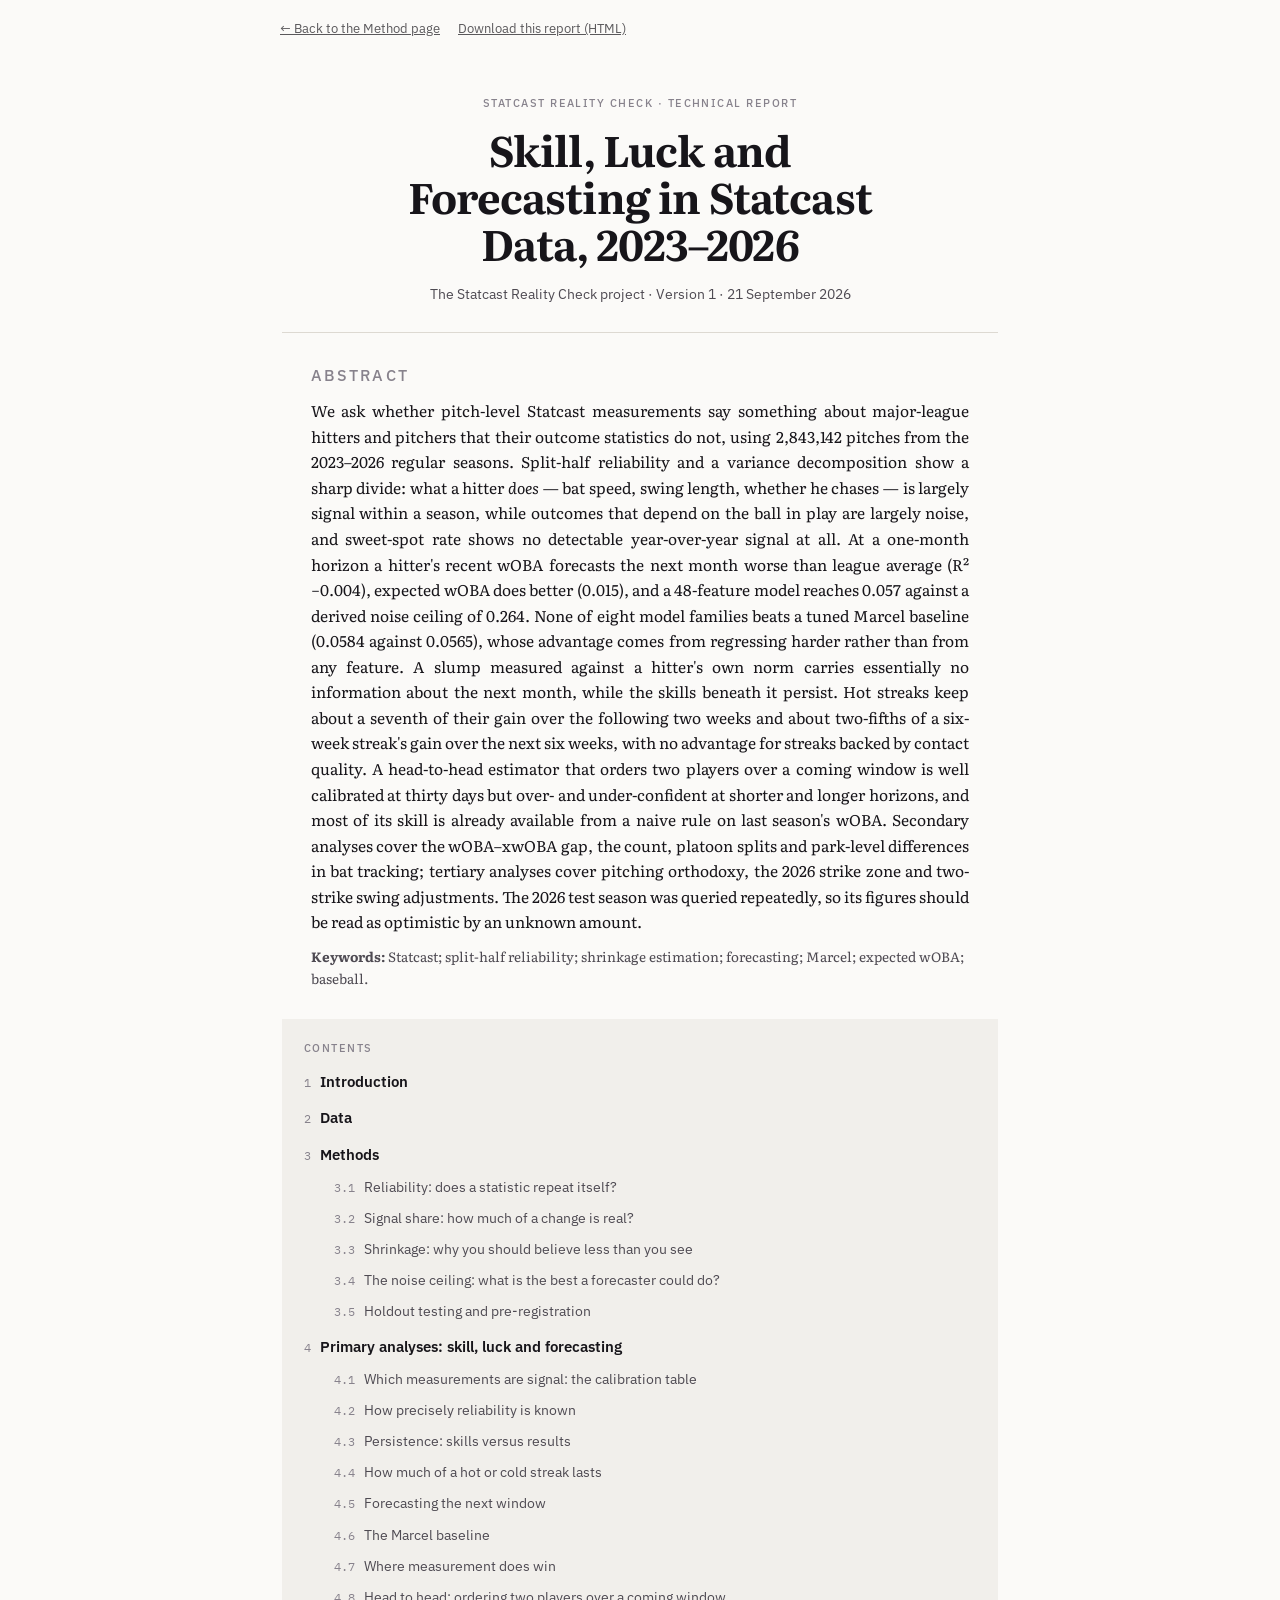
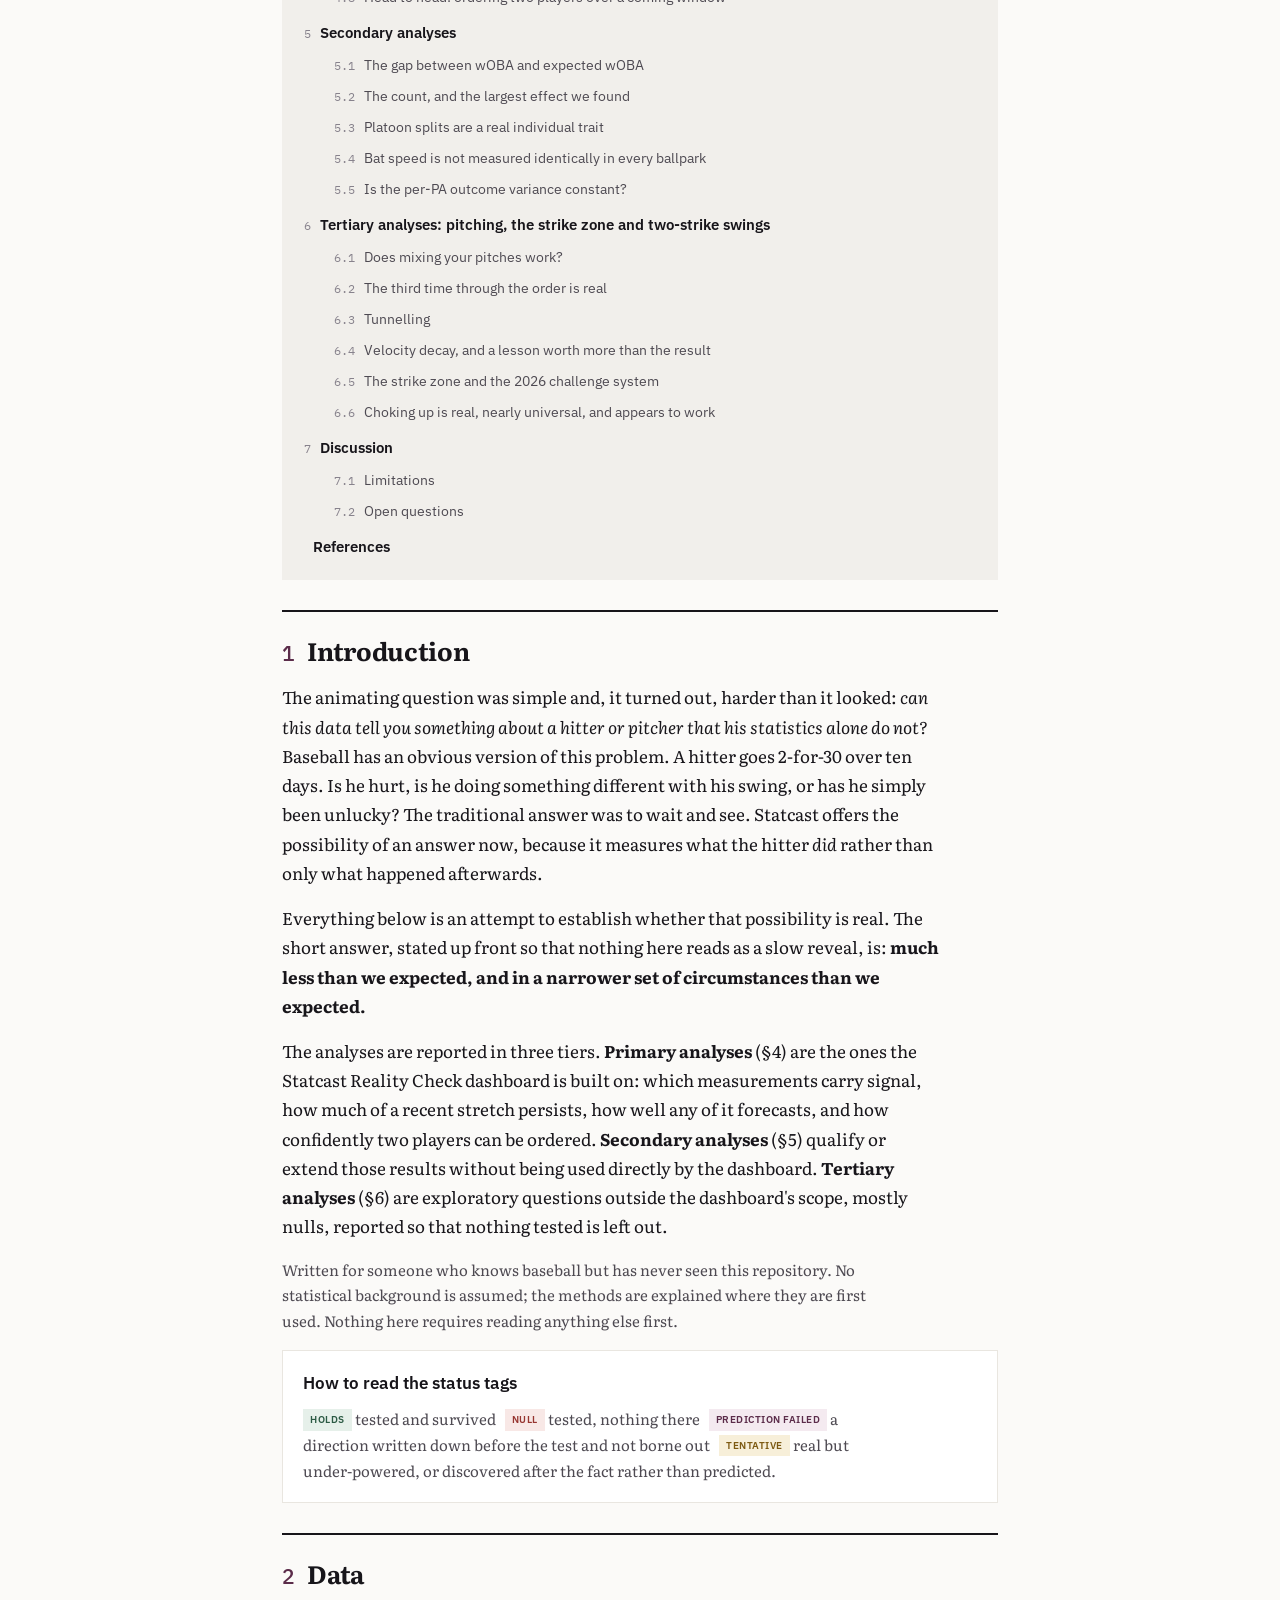
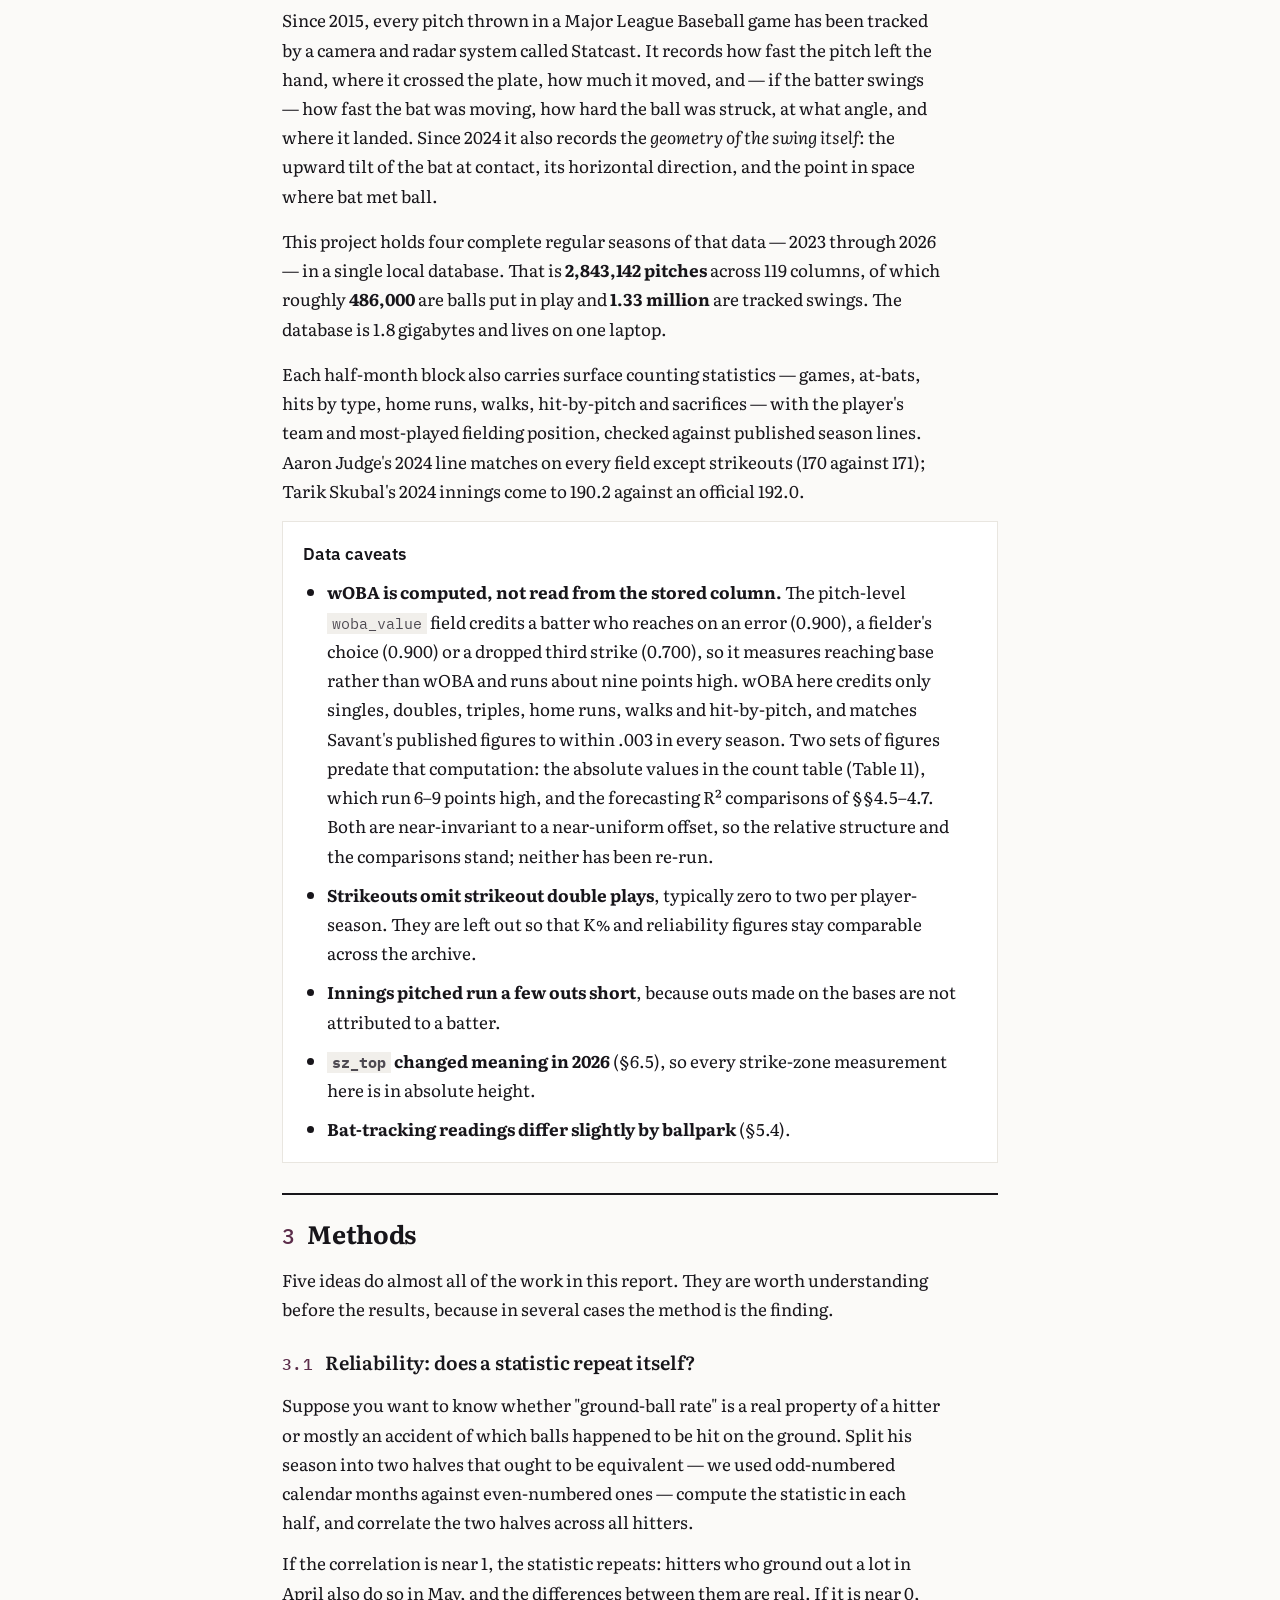
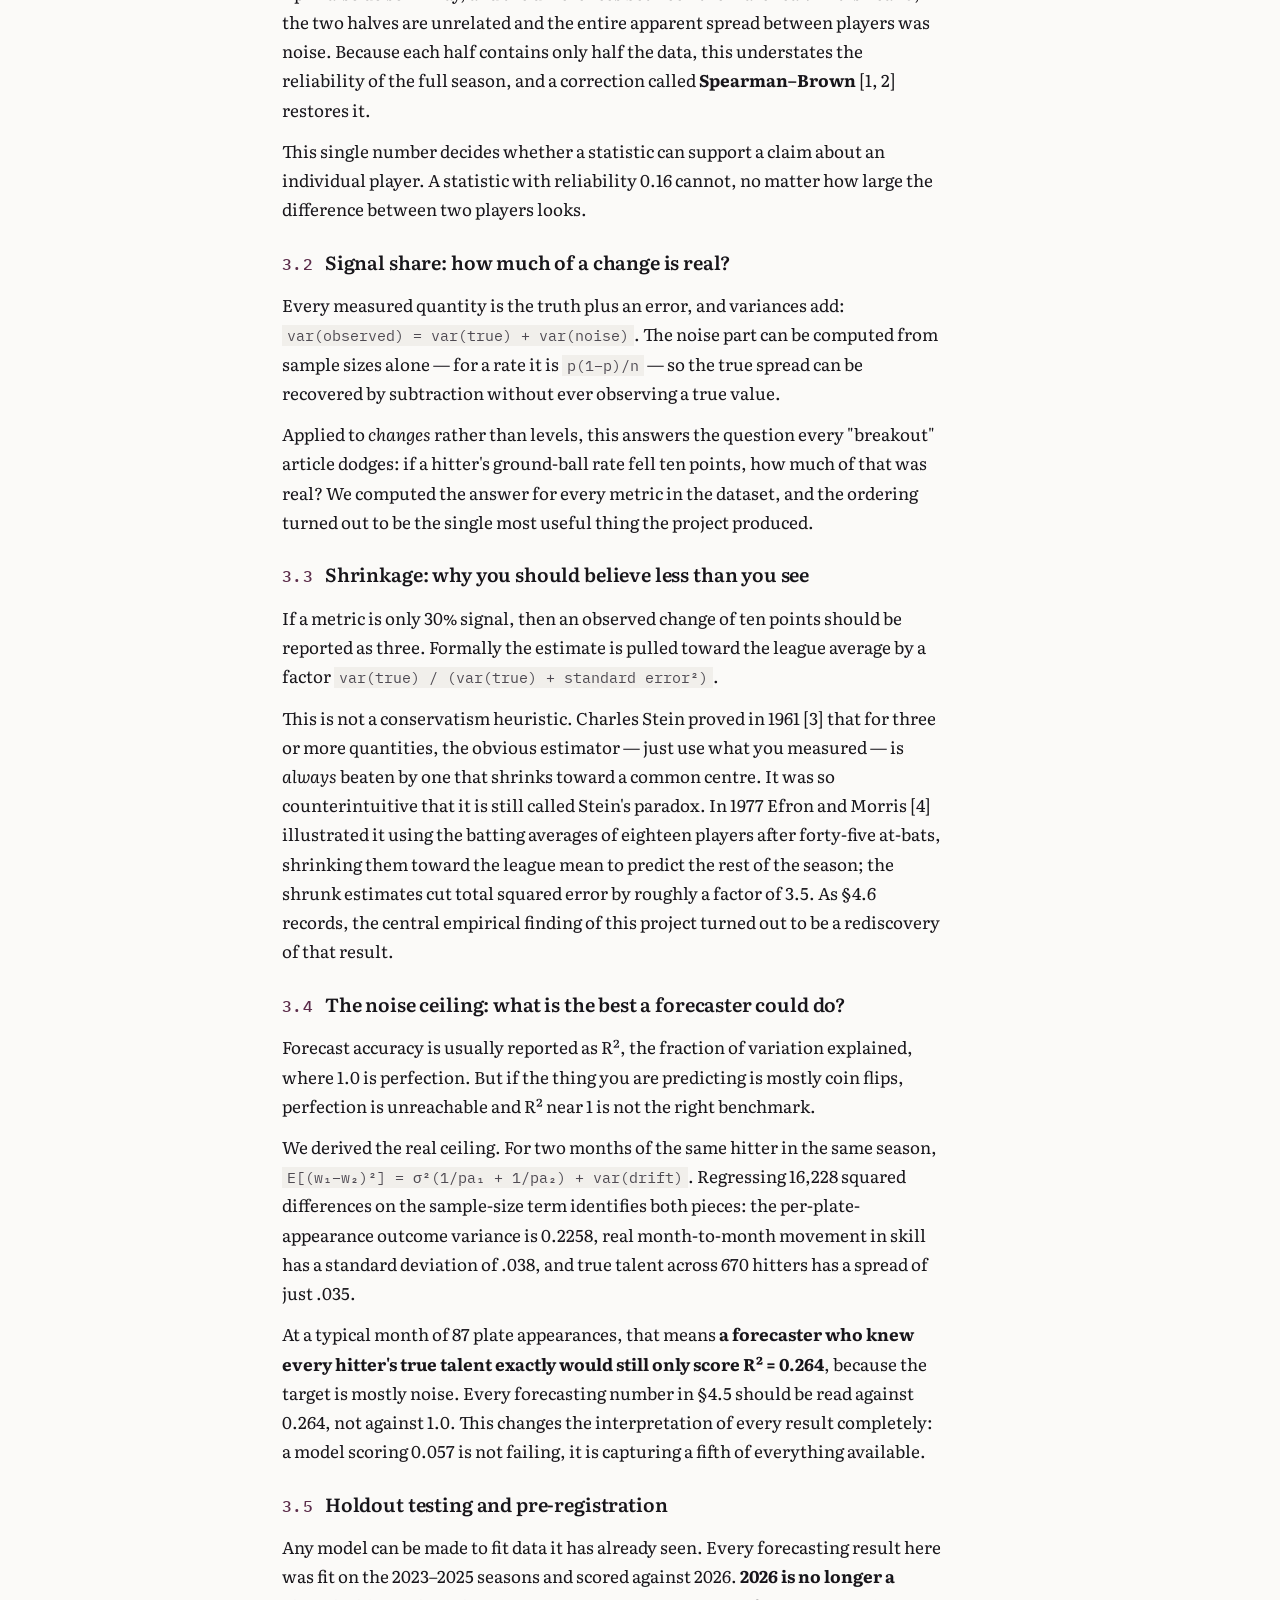
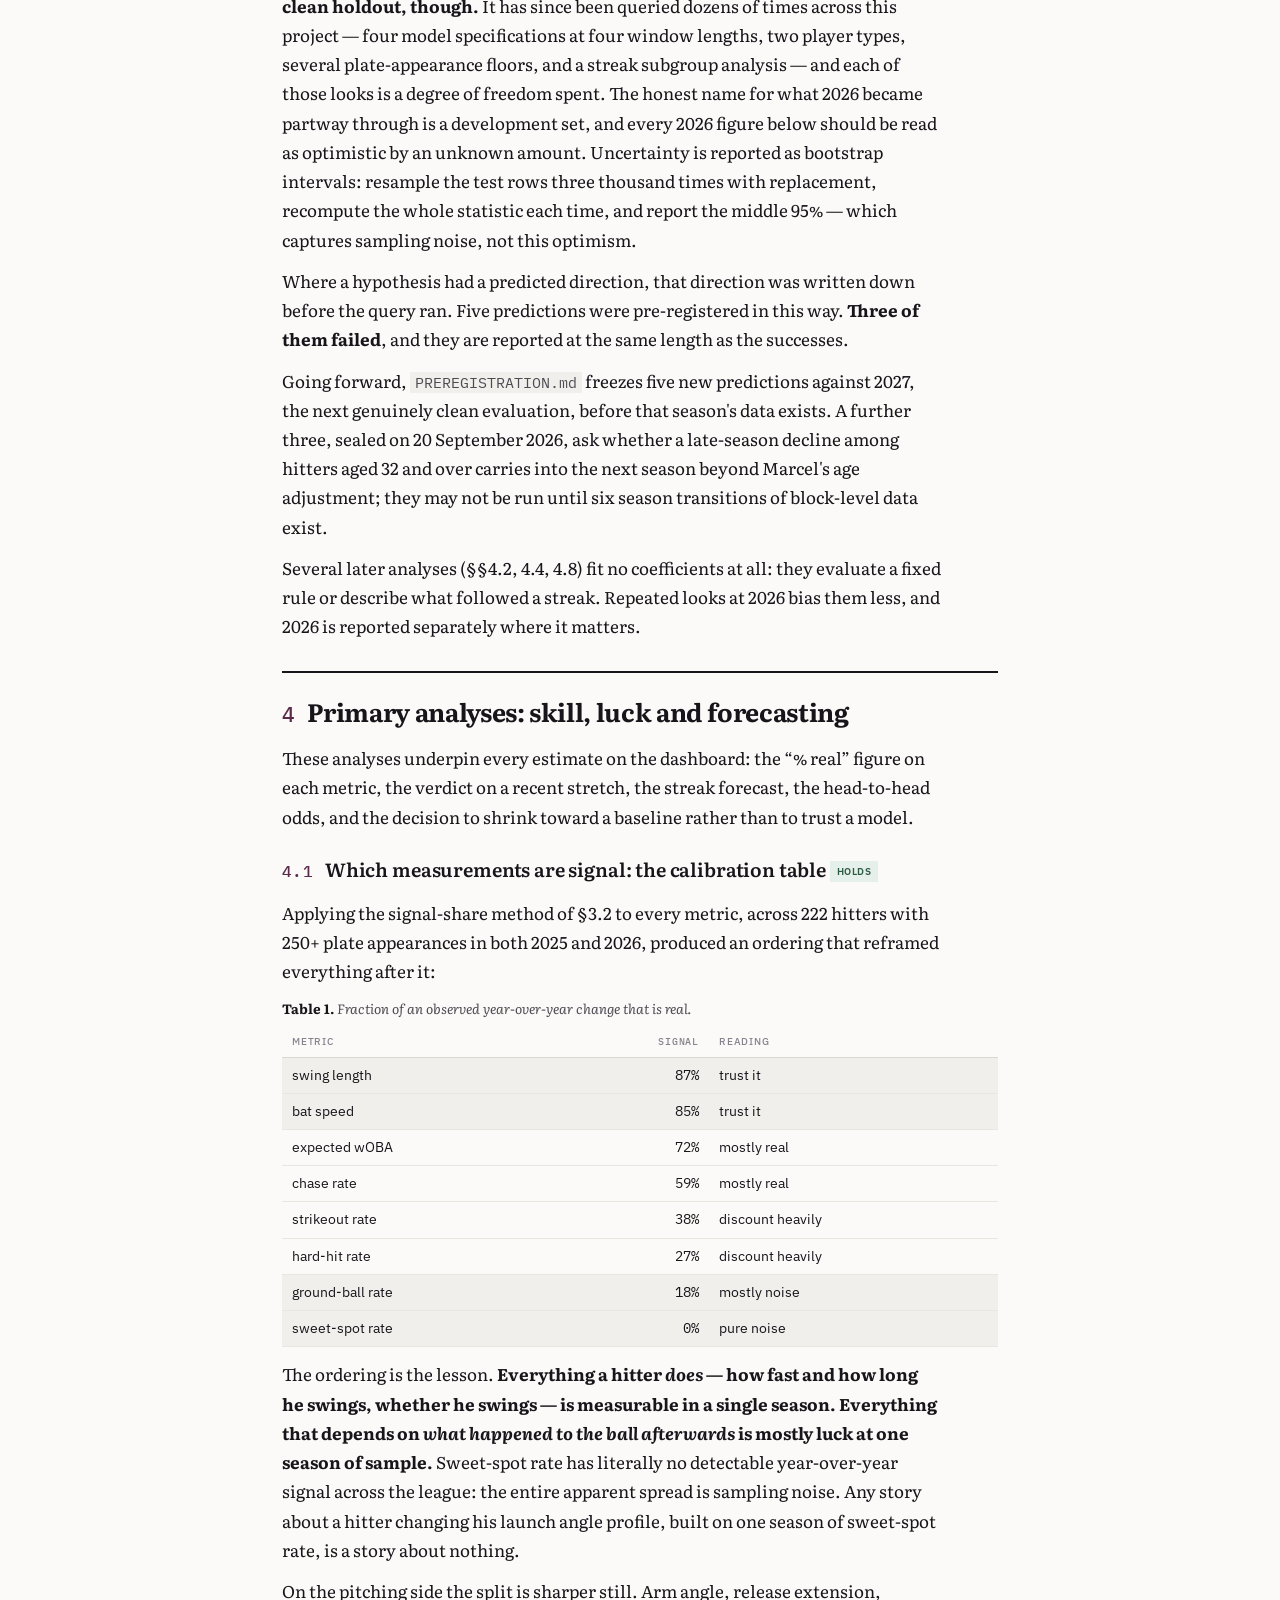
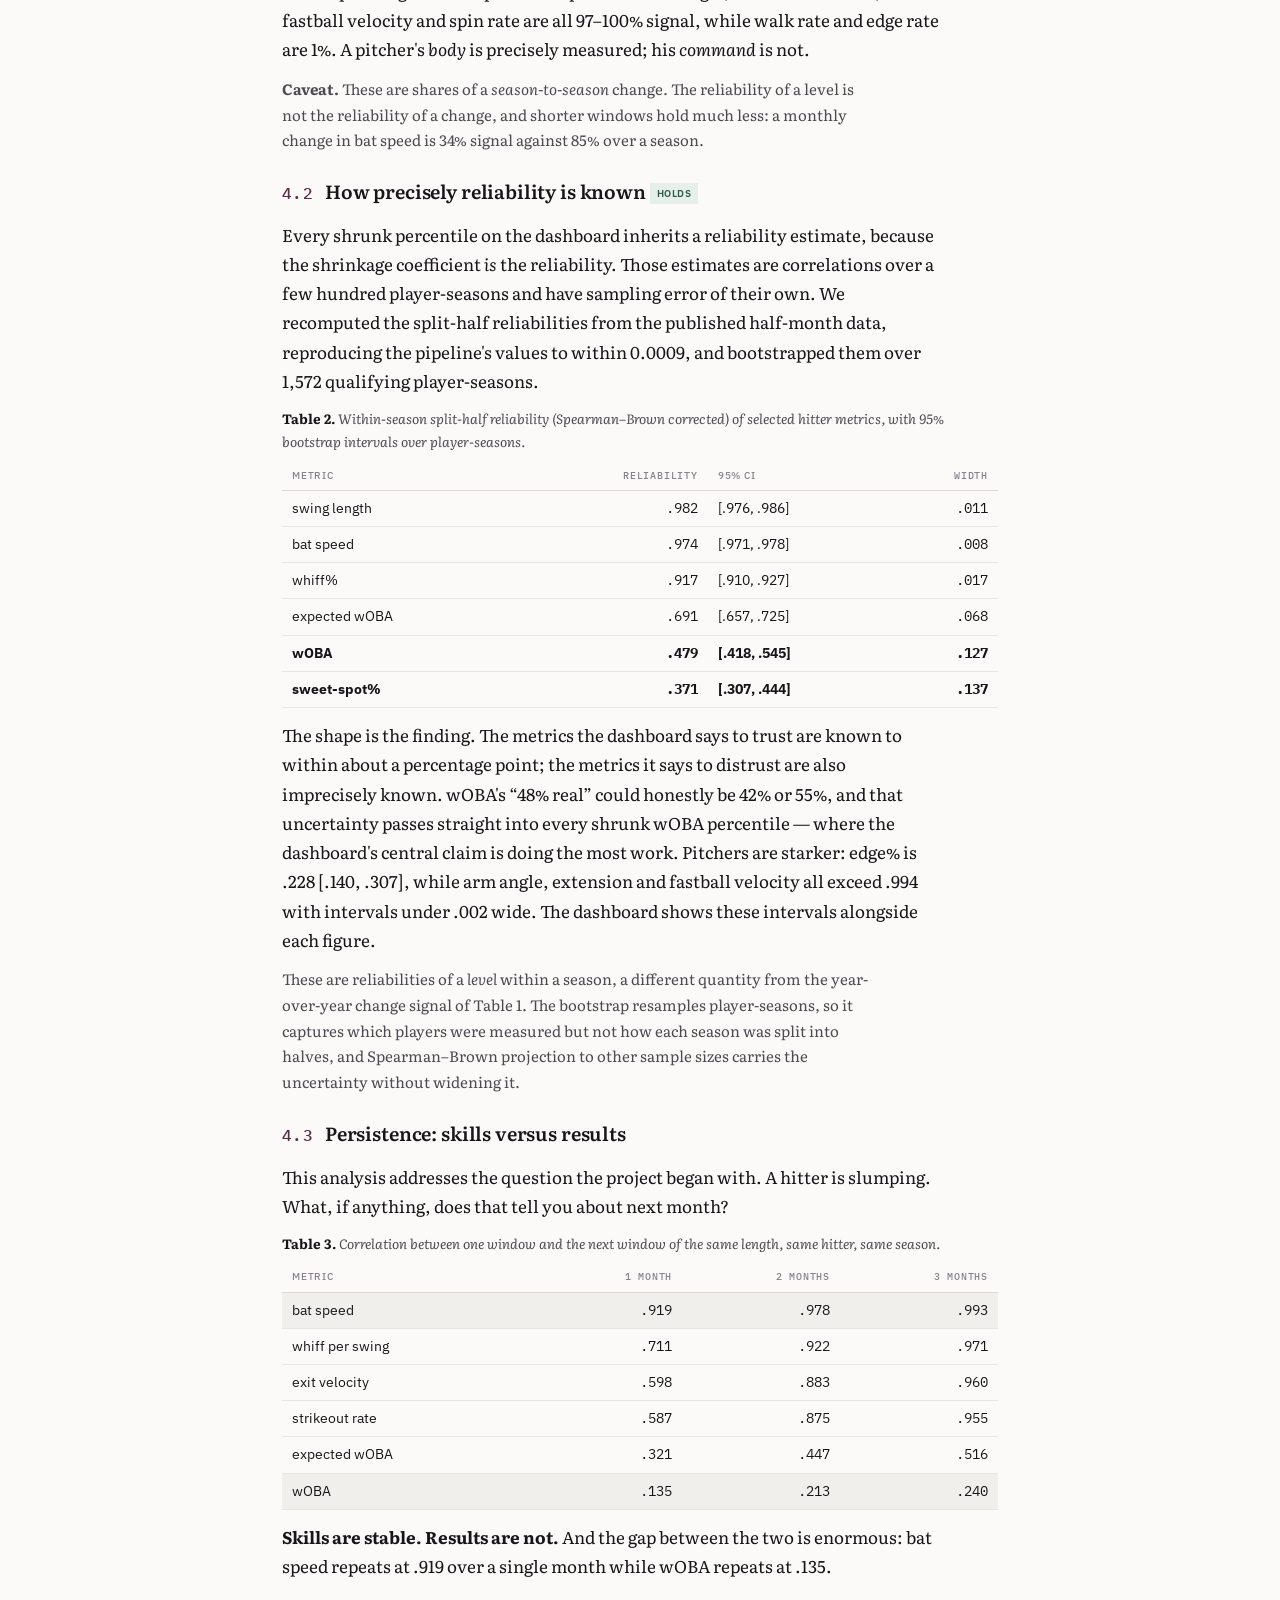
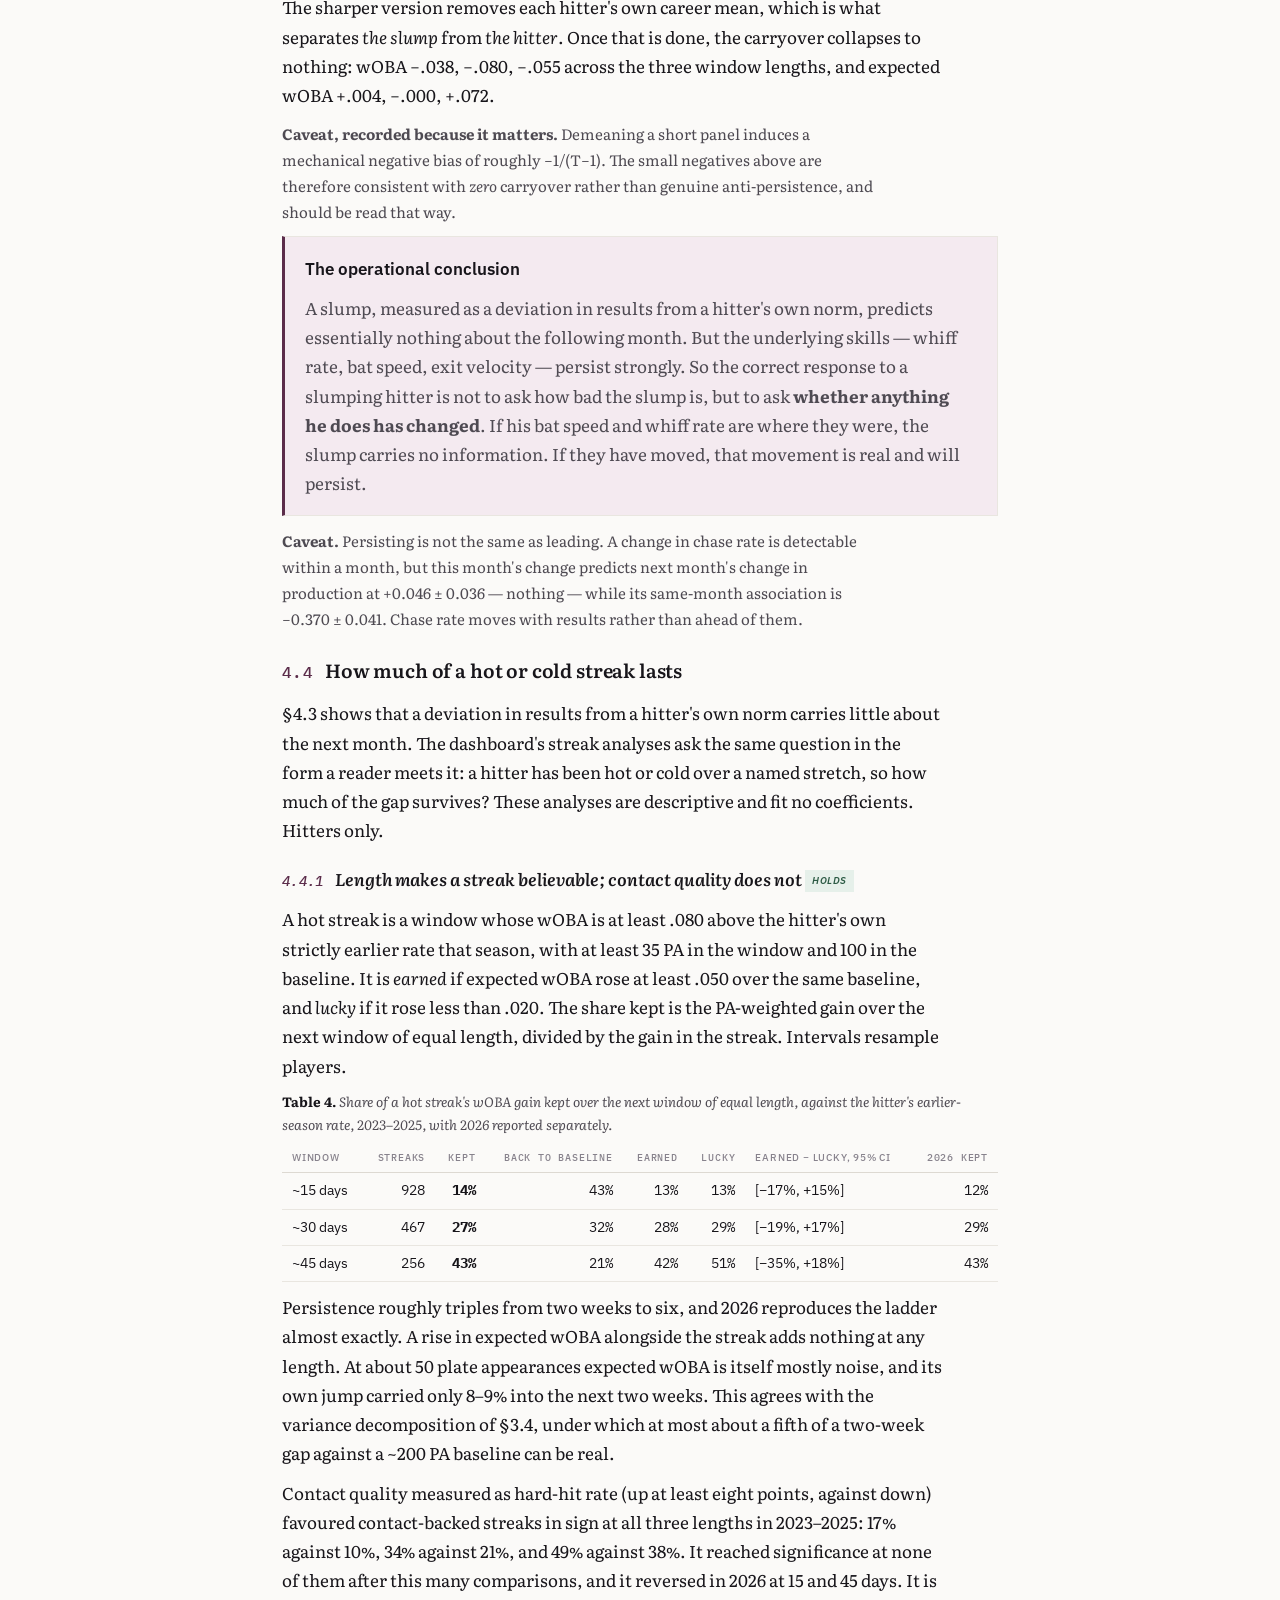
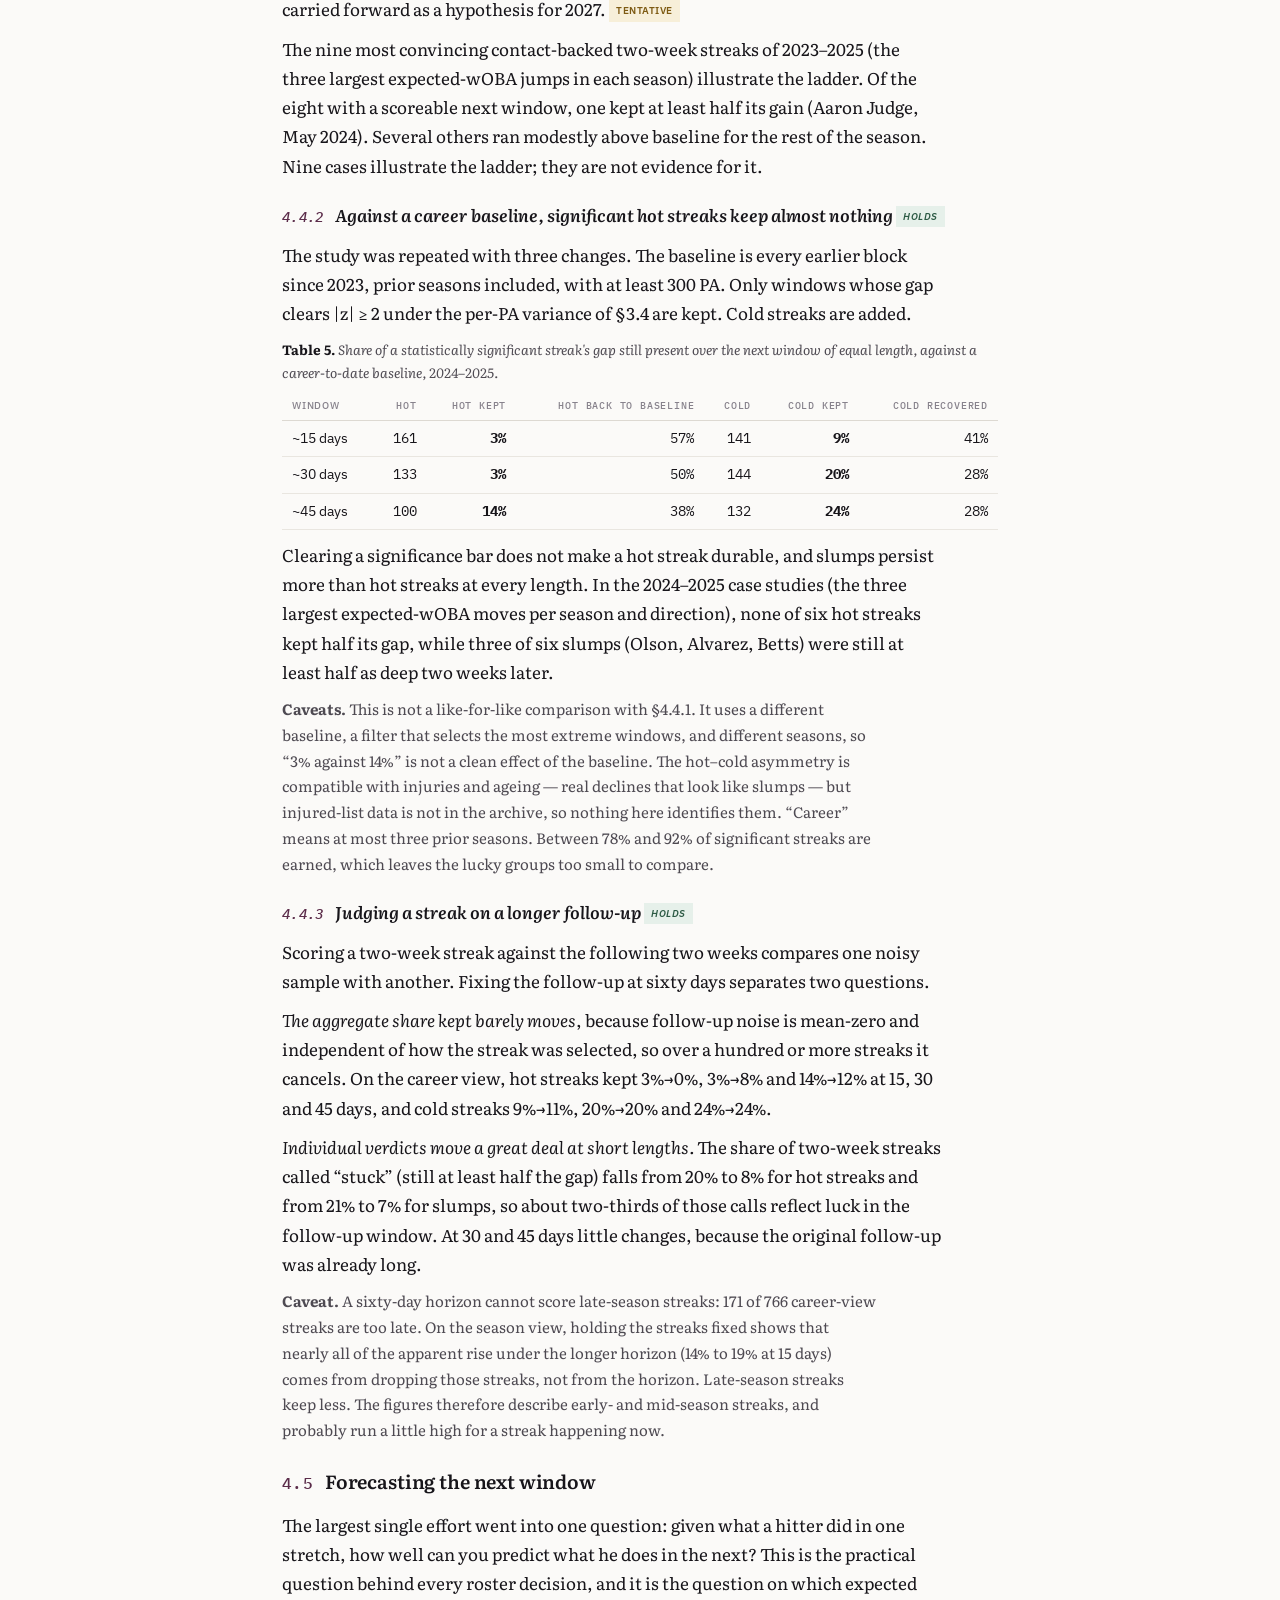
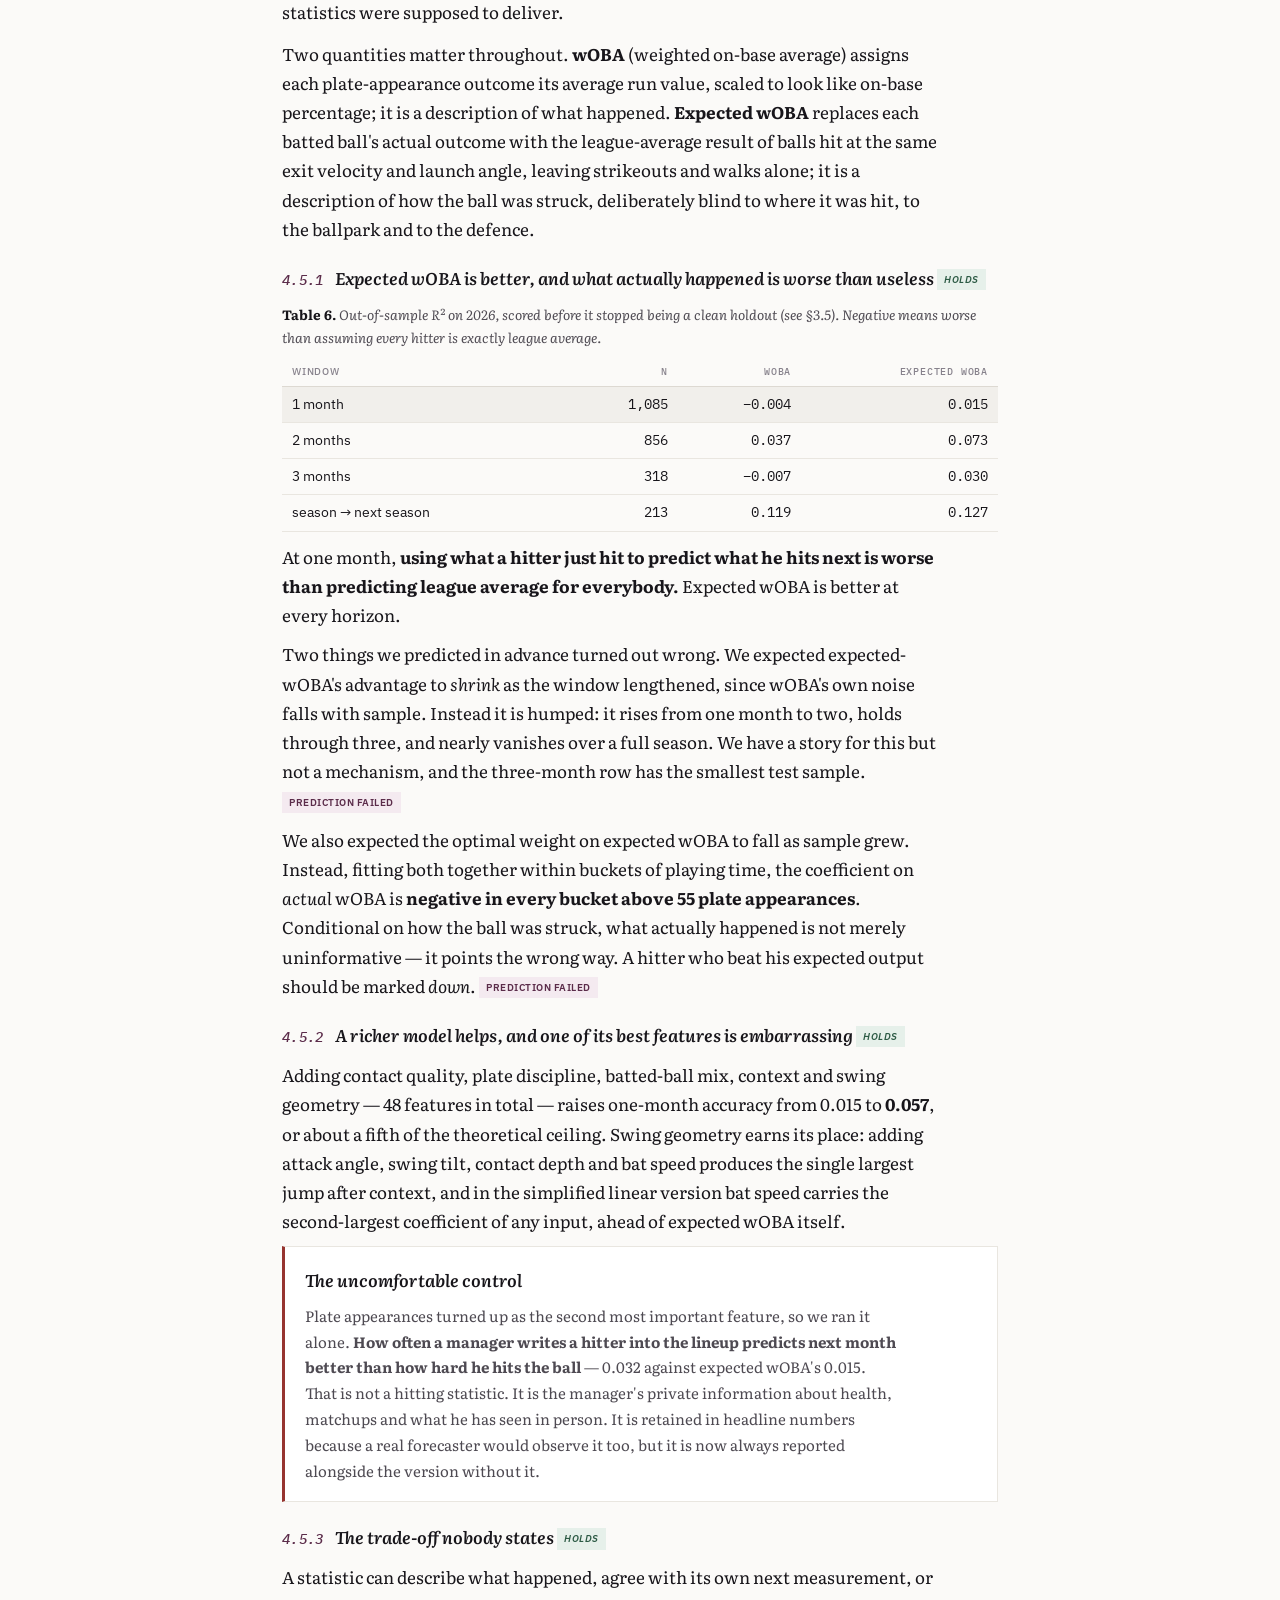
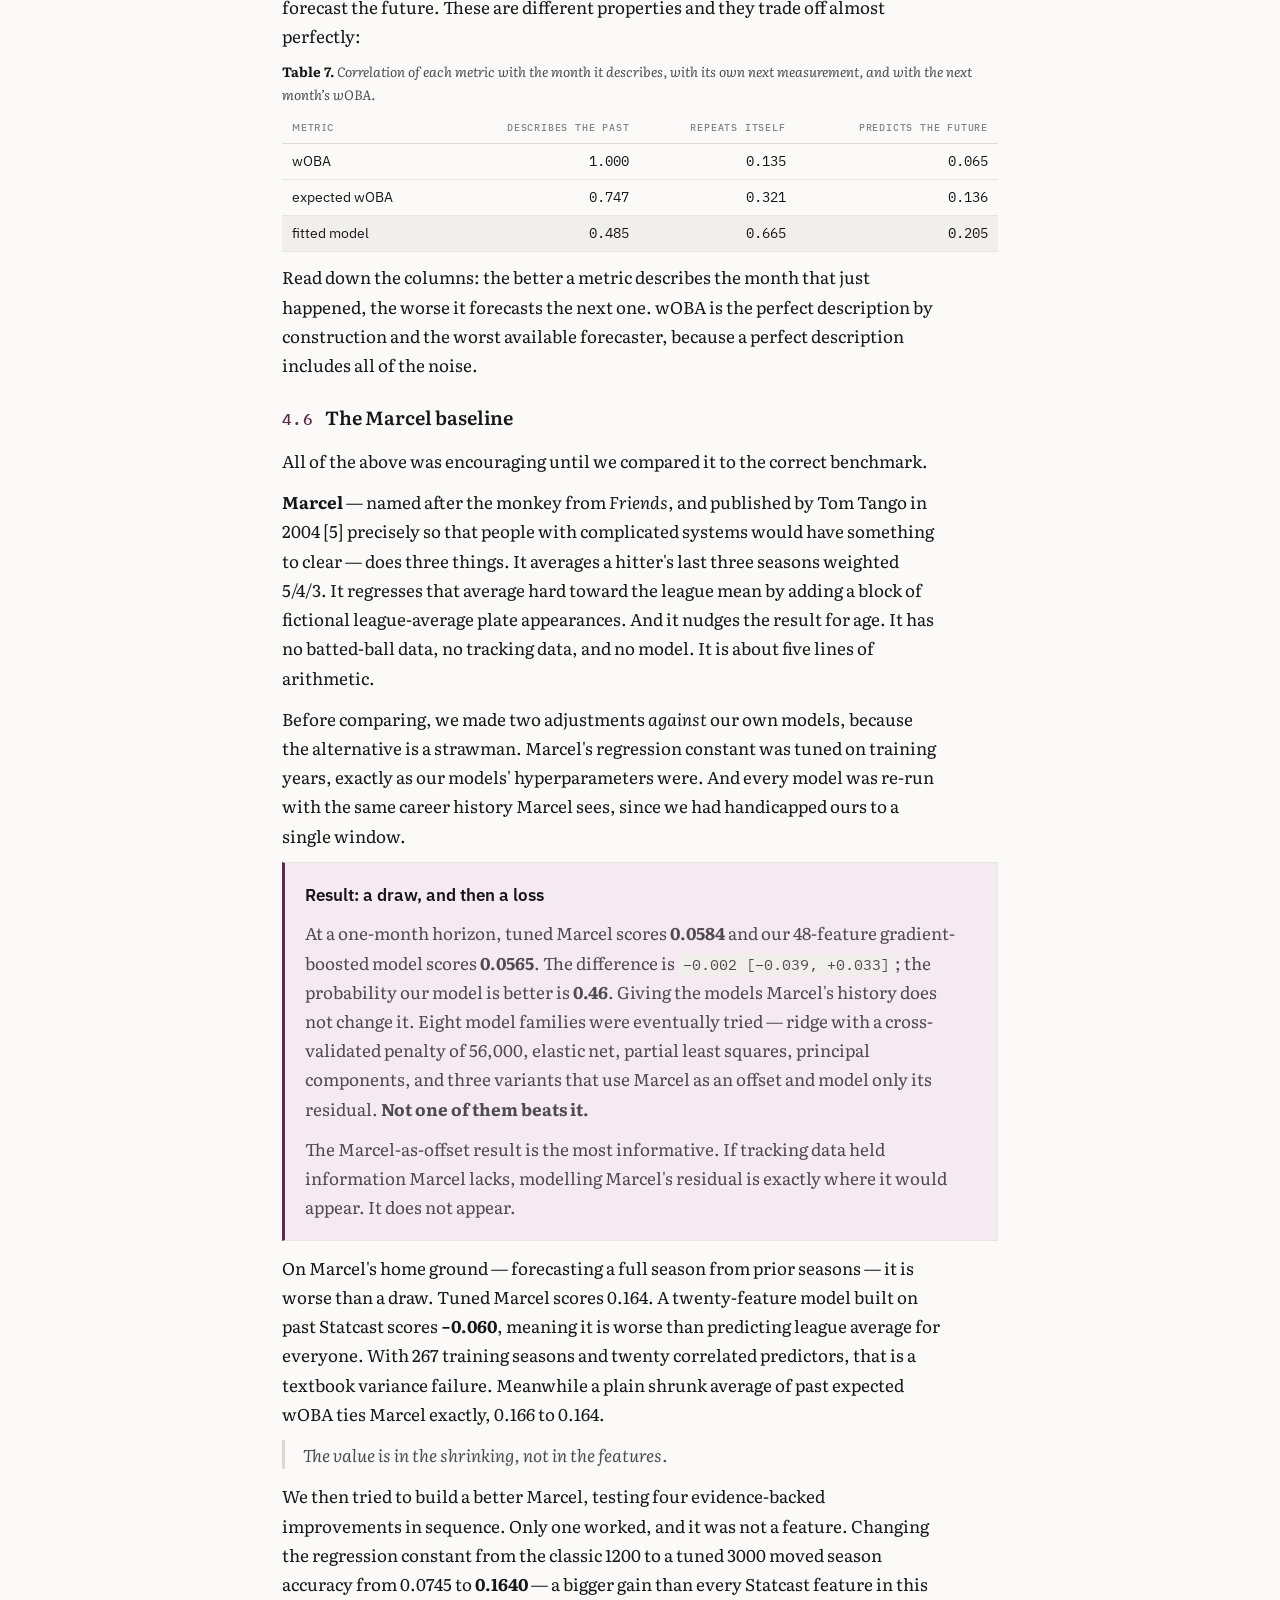
<file: web/report.html>
<!DOCTYPE html>
<html lang="en">
<head>
<meta charset="utf-8">
<meta name="viewport" content="width=device-width, initial-scale=1">
<meta name="description" content="Skill, Luck and Forecasting in Statcast Data, 2023–2026: the technical report behind Statcast Reality Check, with primary, secondary and tertiary analyses and their caveats.">
<link rel="icon" href="/favicon.svg" type="image/svg+xml">
<title>Skill, Luck and Forecasting in Statcast Data, 2023&ndash;2026</title>
<link rel="preconnect" href="https://fonts.googleapis.com">
<link rel="preconnect" href="https://fonts.gstatic.com" crossorigin>
<link rel="stylesheet" href="https://fonts.googleapis.com/css2?family=IBM+Plex+Mono:wght@400;500&family=IBM+Plex+Sans:wght@400;500;600&family=Literata:ital,opsz,wght@0,7..72,400;0,7..72,600;0,7..72,700;1,7..72,400&display=swap">
<style>
:root{
  color-scheme:light;
  --paper:#fbfaf8; --card:#ffffff; --sunk:#f1efeb; --rule:#ddd9d2; --hair:#e9e6e0;
  --ink:#17151a; --ink2:#4e4a52; --ink3:#87828c;
  --ac:#5b2c4a; --ac-soft:#f4eaf0; --ok:#2c5a44; --ok-soft:#e6f0ea;
  --no:#96342f; --no-soft:#f8e8e6; --warn:#7d5a12; --warn-soft:#f7efd9;
}
@media (prefers-color-scheme:dark){:root:not([data-theme="light"]){
  color-scheme:dark;
  --paper:#100f12; --card:#181619; --sunk:#1e1c21; --rule:#322f36; --hair:#28252b;
  --ink:#efedf1; --ink2:#a8a3ad; --ink3:#78737e;
  --ac:#d295bb; --ac-soft:#2b1a26; --ok:#7fb99a; --ok-soft:#14261d;
  --no:#e08078; --no-soft:#2d1917; --warn:#d2a950; --warn-soft:#2b2310;
}}
:root[data-theme="dark"]{
  color-scheme:dark;
  --paper:#100f12; --card:#181619; --sunk:#1e1c21; --rule:#322f36; --hair:#28252b;
  --ink:#efedf1; --ink2:#a8a3ad; --ink3:#78737e;
  --ac:#d295bb; --ac-soft:#2b1a26; --ok:#7fb99a; --ok-soft:#14261d;
  --no:#e08078; --no-soft:#2d1917; --warn:#d2a950; --warn-soft:#2b2310;
}
*{box-sizing:border-box}
body{margin:0;background:var(--paper);color:var(--ink);
  font-family:Literata,Georgia,serif;font-size:17px;line-height:1.72}
.wrap{max-width:760px;margin:0 auto;padding-block:54px 120px;padding-left:22px;padding-right:22px;
  display:flex;flex-direction:column;gap:30px}
.sans,.lbl,th,td,.tag,figcaption{font-family:"IBM Plex Sans",-apple-system,sans-serif}
code,.m{font-family:"IBM Plex Mono",ui-monospace,monospace;font-variant-numeric:tabular-nums;font-size:.86em}
code{background:var(--sunk);padding:1px 5px;color:var(--ink2)}
h1{font-size:clamp(31px,5vw,42px);font-weight:700;letter-spacing:-.02em;margin:0;line-height:1.12;
  text-wrap:balance}
h2{font-size:25px;font-weight:700;margin:0;letter-spacing:-.014em;text-wrap:balance;line-height:1.22}
h3{font-size:19px;font-weight:600;margin:0;letter-spacing:-.008em;text-wrap:balance}
h4{font-size:16.5px;font-weight:600;margin:0;font-family:"IBM Plex Sans",sans-serif}
p{margin:0;max-width:66ch}
.sec{display:flex;flex-direction:column;gap:16px;padding-top:24px;border-top:2px solid var(--ink)}
.sub{display:flex;flex-direction:column;gap:12px;padding-top:6px}
.num{font-family:"IBM Plex Mono",monospace;font-size:12px;color:var(--ac);letter-spacing:.08em;
  text-transform:uppercase;font-weight:500}
.lede{font-size:19px;color:var(--ink2);max-width:60ch;line-height:1.6}
.lbl{font-size:10.5px;letter-spacing:.14em;text-transform:uppercase;color:var(--ink3);font-weight:500}
.note{font-size:15px;color:var(--ink2)}
.tag{display:inline-block;font-size:10px;letter-spacing:.05em;text-transform:uppercase;font-weight:600;
  padding:2px 7px;vertical-align:2px;white-space:nowrap}
.tag.y{background:var(--ok-soft);color:var(--ok)}
.tag.n{background:var(--no-soft);color:var(--no)}
.tag.r{background:var(--ac-soft);color:var(--ac)}
.tag.q{background:var(--warn-soft);color:var(--warn)}
.box{background:var(--card);border:1px solid var(--hair);padding:18px 20px;display:flex;
  flex-direction:column;gap:11px}
.box.err{border-left:3px solid var(--no)}
.box.key{border-left:3px solid var(--ac);background:var(--ac-soft)}
.box.key p{color:var(--ink2)}
.box h4{margin-bottom:-2px}
.scroll{overflow-x:auto}
table{border-collapse:collapse;width:100%;min-width:430px;font-size:13.5px}
th,td{padding:6px 10px;text-align:left;border-bottom:1px solid var(--hair)}
thead th{font-size:10px;letter-spacing:.08em;text-transform:uppercase;color:var(--ink3);
  border-bottom:1px solid var(--rule);font-weight:500;white-space:nowrap}
td.n,th.n{text-align:right;font-family:"IBM Plex Mono",monospace;font-variant-numeric:tabular-nums}
tr.hl td{background:var(--sunk)}
caption{text-align:left;font-size:13.5px;color:var(--ink2);padding-bottom:7px;font-style:italic}
ul,ol{margin:0;padding-left:24px;display:flex;flex-direction:column;gap:10px}
li{max-width:64ch}
.toc{background:var(--sunk);padding:20px 22px;display:flex;flex-direction:column;gap:7px}
.toc a{color:var(--ink2);text-decoration:none;font-size:15px;font-family:"IBM Plex Sans",sans-serif}
.toc a:hover{color:var(--ac)}
.toc a b{color:var(--ink);font-weight:600}
.toc .n{font-family:"IBM Plex Mono",monospace;font-size:11.5px;color:var(--ink3);margin-right:9px}
footer{border-top:1px solid var(--rule);padding-top:18px;color:var(--ink3);font-size:14px;max-width:64ch}
blockquote{margin:0;padding-left:18px;border-left:3px solid var(--rule);color:var(--ink2);font-style:italic}

/* ---- paper layout (reorganised 2026-09-21) ---- */
.front{display:flex;flex-direction:column;gap:14px;text-align:center;align-items:center;
  padding-bottom:26px;border-bottom:1px solid var(--rule)}
.front h1{max-width:18ch}
.front .subtitle{font-size:20px;font-style:italic;color:var(--ink2);margin:0}
.front .byline{font-family:"IBM Plex Sans",sans-serif;font-size:14px;color:var(--ink2);margin:0}
.abstract{display:flex;flex-direction:column;gap:10px;padding:0 4%}
.abstract p{font-size:15.5px;line-height:1.65;max-width:none;text-align:justify;hyphens:auto}
.abstract .kw{font-size:13.5px;color:var(--ink2);text-align:left}
.secno{font-family:"IBM Plex Mono",monospace;font-weight:500;color:var(--ac);margin-right:12px;
  font-size:.82em;letter-spacing:.02em}
.subsub{display:flex;flex-direction:column;gap:10px;padding-top:8px}
.subsub h4{font-family:Literata,Georgia,serif;font-size:17px;font-style:italic;font-weight:600}
.toc a.l3{padding-left:30px;font-size:14px}
.toc a.l2{margin-top:4px}
caption b{font-style:normal;color:var(--ink)}
ol.refs{font-size:14.5px;gap:8px}
ol.refs li{max-width:none}
</style>
</head>
<body>
<nav style="font-family:'IBM Plex Sans',-apple-system,sans-serif;font-size:13px;
max-width:760px;margin:18px auto 0;padding:0 20px;display:flex;gap:18px;flex-wrap:wrap">
<a href="/addendum.html" style="color:inherit;opacity:.7">&larr; Back to the Method page</a>
<a href="/report.html" download="statcast-reality-check-technical-report.html"
style="color:inherit;opacity:.7">Download this report (HTML)</a></nav>


<div class="wrap">

<header class="front">
  <p class="lbl">Statcast Reality Check &middot; Technical report</p>
  <h1>Skill, Luck and Forecasting in Statcast Data, 2023&ndash;2026</h1>
  <p class="byline">The Statcast Reality Check project &middot; Version 1 &middot; 21 September 2026</p>
</header>

<section class="abstract" aria-label="Abstract">
  <p class="lbl">Abstract</p>
  <p>We ask whether pitch-level Statcast measurements say something about major-league hitters
and pitchers that their outcome statistics do not, using 2,843,142 pitches from the 2023&ndash;2026
regular seasons. Split-half reliability and a variance decomposition show a sharp divide: what a
hitter <em>does</em> &mdash; bat speed, swing length, whether he chases &mdash; is largely signal within
a season, while outcomes that depend on the ball in play are largely noise, and sweet-spot rate shows
no detectable year-over-year signal at all. At a one-month horizon a hitter's recent wOBA forecasts the
next month worse than league average (R&sup2; &minus;0.004), expected wOBA does better (0.015), and a
48-feature model reaches 0.057 against a derived noise ceiling of 0.264. None of eight model families
beats a tuned Marcel baseline (0.0584 against 0.0565), whose advantage comes from regressing harder
rather than from any feature. A slump measured against a hitter's own norm carries essentially no
information about the next month, while the skills beneath it persist. Hot streaks keep about a
seventh of their gain over the following two weeks and about two-fifths of a six-week streak's gain
over the next six weeks, with no advantage for streaks backed by contact quality. A head-to-head
estimator that orders two players over a coming window is well calibrated at thirty days but over-
and under-confident at shorter and longer horizons, and most of its skill is already available from
a naive rule on last season's wOBA. Secondary analyses cover the
wOBA&ndash;xwOBA gap, the count, platoon splits and park-level differences in bat tracking; tertiary
analyses cover pitching orthodoxy, the 2026 strike zone and two-strike swing adjustments. The 2026
test season was queried
repeatedly, so its figures should be read as optimistic by an unknown amount.</p>
  <p class="kw"><b>Keywords:</b> Statcast; split-half reliability; shrinkage estimation; forecasting;
  Marcel; expected wOBA; baseball.</p>
</section>

<nav class="toc" aria-label="Contents">
  <p class="lbl">Contents</p>
  <a class="l2" href="#s-intro"><span class="n">1</span><b>Introduction</b></a>
  <a class="l2" href="#s-data"><span class="n">2</span><b>Data</b></a>
  <a class="l2" href="#s-methods"><span class="n">3</span><b>Methods</b></a>
  <a class="l3" href="#s-m1"><span class="n">3.1</span>Reliability: does a statistic repeat itself?</a>
  <a class="l3" href="#s-m2"><span class="n">3.2</span>Signal share: how much of a change is real?</a>
  <a class="l3" href="#s-m3"><span class="n">3.3</span>Shrinkage: why you should believe less than you see</a>
  <a class="l3" href="#s-m4"><span class="n">3.4</span>The noise ceiling: what is the best a forecaster could do?</a>
  <a class="l3" href="#s-m5"><span class="n">3.5</span>Holdout testing and pre-registration</a>
  <a class="l2" href="#s-primary"><span class="n">4</span><b>Primary analyses: skill, luck and forecasting</b></a>
  <a class="l3" href="#s-p1"><span class="n">4.1</span>Which measurements are signal: the calibration table</a>
  <a class="l3" href="#s-p-rel"><span class="n">4.2</span>How precisely reliability is known</a>
  <a class="l3" href="#s-p2"><span class="n">4.3</span>Persistence: skills versus results</a>
  <a class="l3" href="#s-p-streak"><span class="n">4.4</span>How much of a hot or cold streak lasts</a>
  <a class="l3" href="#s-p3"><span class="n">4.5</span>Forecasting the next window</a>
  <a class="l3" href="#s-p4"><span class="n">4.6</span>The Marcel baseline</a>
  <a class="l3" href="#s-p5"><span class="n">4.7</span>Where measurement does win</a>
  <a class="l3" href="#s-p-h2h"><span class="n">4.8</span>Head to head: ordering two players over a coming window</a>
  <a class="l2" href="#s-secondary"><span class="n">5</span><b>Secondary analyses</b></a>
  <a class="l3" href="#s-s1"><span class="n">5.1</span>The gap between wOBA and expected wOBA</a>
  <a class="l3" href="#s-s2"><span class="n">5.2</span>The count, and the largest effect we found</a>
  <a class="l3" href="#s-s3"><span class="n">5.3</span>Platoon splits are a real individual trait</a>
  <a class="l3" href="#s-s4"><span class="n">5.4</span>Bat speed is not measured identically in every ballpark</a>
  <a class="l3" href="#s-s5"><span class="n">5.5</span>Is the per-PA outcome variance constant?</a>
  <a class="l2" href="#s-tertiary"><span class="n">6</span><b>Tertiary analyses: pitching, the strike zone and two-strike swings</b></a>
  <a class="l3" href="#s-t1"><span class="n">6.1</span>Does mixing your pitches work?</a>
  <a class="l3" href="#s-t2"><span class="n">6.2</span>The third time through the order is real</a>
  <a class="l3" href="#s-t3"><span class="n">6.3</span>Tunnelling</a>
  <a class="l3" href="#s-t4"><span class="n">6.4</span>Velocity decay, and a lesson worth more than the result</a>
  <a class="l3" href="#s-t5"><span class="n">6.5</span>The strike zone and the 2026 challenge system</a>
  <a class="l3" href="#s-t6"><span class="n">6.6</span>Choking up is real, nearly universal, and appears to work</a>
  <a class="l2" href="#s-discussion"><span class="n">7</span><b>Discussion</b></a>
  <a class="l3" href="#s-d1"><span class="n">7.1</span>Limitations</a>
  <a class="l3" href="#s-d2"><span class="n">7.2</span>Open questions</a>
  <a class="l2" href="#s-refs"><span class="n"></span><b>References</b></a>
</nav>

<section class="sec" id="s-intro">
  <h2><span class="secno">1</span>Introduction</h2>
  <p>The animating question was simple and, it turned out, harder than it looked: <em>can this data
  tell you something about a hitter or pitcher that his statistics alone do not?</em> Baseball has an
  obvious version of this problem. A hitter goes 2-for-30 over ten days. Is he hurt, is he doing
  something different with his swing, or has he simply been unlucky? The traditional answer was to
  wait and see. Statcast offers the possibility of an answer now, because it measures what the hitter
  <em>did</em> rather than only what happened afterwards.</p>
  <p>Everything below is an attempt to establish whether that possibility is real. The short answer,
  stated up front so that nothing here reads as a slow reveal, is: <strong>much less than we
  expected, and in a narrower set of circumstances than we expected.</strong></p>
  <p>The analyses are reported in three tiers. <strong>Primary analyses</strong> (&sect;4) are the
ones the Statcast Reality Check dashboard is built on: which measurements carry signal, how much of a
recent stretch persists, how well any of it forecasts, and how confidently two players can be
ordered. <strong>Secondary analyses</strong> (&sect;5)
qualify or extend those results without being used directly by the dashboard. <strong>Tertiary
analyses</strong> (&sect;6) are exploratory questions outside the dashboard's scope, mostly nulls, reported
so that nothing tested is left out.</p>
  <p class="note">Written for someone who knows baseball but has never seen this repository. No
  statistical background is assumed; the methods are explained where they are first used. Nothing
  here requires reading anything else first.</p>
  <div class="box">
    <h4>How to read the status tags</h4>
    <p class="note"><span class="tag y">holds</span> tested and survived &nbsp;
    <span class="tag n">null</span> tested, nothing there &nbsp;
    <span class="tag r">prediction failed</span> a direction written down before the test and not
    borne out &nbsp;
    <span class="tag q">tentative</span> real but under-powered, or discovered after the fact rather
    than predicted.</p>
  </div>
</section>

<section class="sec" id="s-data">
  <h2><span class="secno">2</span>Data</h2>
  <p>Since 2015, every pitch thrown in a Major League Baseball game has been tracked by a camera and
  radar system called Statcast. It records how fast the pitch left the hand, where it crossed the
  plate, how much it moved, and &mdash; if the batter swings &mdash; how fast the bat was moving, how
  hard the ball was struck, at what angle, and where it landed. Since 2024 it also records the
  <em>geometry of the swing itself</em>: the upward tilt of the bat at contact, its horizontal
  direction, and the point in space where bat met ball.</p>
  <p>This project holds four complete regular seasons of that data &mdash; 2023 through 2026 &mdash;
  in a single local database. That is <strong>2,843,142 pitches</strong> across 119 columns, of which
  roughly <strong>486,000</strong> are balls put in play and <strong>1.33 million</strong> are tracked
  swings. The database is 1.8 gigabytes and lives on one laptop.</p>
  <p>Each half-month block also carries surface counting statistics &mdash; games, at-bats, hits by
  type, home runs, walks, hit-by-pitch and sacrifices &mdash; with the player's team and most-played
  fielding position, checked against published season lines. Aaron Judge's 2024 line matches on every
  field except strikeouts (170 against 171); Tarik Skubal's 2024 innings come to 190.2 against an
  official 192.0.</p>
  <div class="box">
    <h4>Data caveats</h4>
    <ul>
      <li><strong>wOBA is computed, not read from the stored column.</strong> The pitch-level
      <code>woba_value</code> field credits a batter who reaches on an error (0.900), a fielder's choice
      (0.900) or a dropped third strike (0.700), so it measures reaching base rather than wOBA and runs
      about nine points high. wOBA here credits only singles, doubles, triples, home runs, walks and
      hit-by-pitch, and matches Savant's published figures to within .003 in every season. Two sets of
      figures predate that computation: the absolute values in the count table (Table 11), which run
      6&ndash;9 points high, and the forecasting R&sup2; comparisons of &sect;&sect;4.5&ndash;4.7. Both
      are near-invariant to a near-uniform offset, so the relative structure and the comparisons
      stand; neither has been re-run.</li>
      <li><strong>Strikeouts omit strikeout double plays</strong>, typically zero to two per
      player-season. They are left out so that K% and reliability figures stay comparable across
      the archive.</li>
      <li><strong>Innings pitched run a few outs short</strong>, because outs made on the bases are not
      attributed to a batter.</li>
      <li><strong><code>sz_top</code> changed meaning in 2026</strong> (&sect;6.5), so every strike-zone
      measurement here is in absolute height.</li>
      <li><strong>Bat-tracking readings differ slightly by ballpark</strong> (&sect;5.4).</li>
    </ul>
  </div>
</section>

<section class="sec" id="s-methods">
  <h2><span class="secno">3</span>Methods</h2>
  <p>Five ideas do almost all of the work in this report. They are worth understanding before the
  results, because in several cases the method <em>is</em> the finding.</p>
  <div class="sub" id="s-m1">
    <h3><span class="secno">3.1</span>Reliability: does a statistic repeat itself?</h3>
    <p>Suppose you want to know whether "ground-ball rate" is a real property of a hitter or mostly an
    accident of which balls happened to be hit on the ground. Split his season into two halves that
    ought to be equivalent &mdash; we used odd-numbered calendar months against even-numbered ones
    &mdash; compute the statistic in each half, and correlate the two halves across all hitters.</p>
    <p>If the correlation is near 1, the statistic repeats: hitters who ground out a lot in April also
    do so in May, and the differences between them are real. If it is near 0, the two halves are
    unrelated and the entire apparent spread between players was noise. Because each half contains
    only half the data, this understates the reliability of the full season, and a correction called
    <strong>Spearman&ndash;Brown</strong> [1, 2] restores it.</p>
    <p>This single number decides whether a statistic can support a claim about an individual player.
    A statistic with reliability 0.16 cannot, no matter how large the difference between two players
    looks.</p>
  </div>
  <div class="sub" id="s-m2">
    <h3><span class="secno">3.2</span>Signal share: how much of a change is real?</h3>
    <p>Every measured quantity is the truth plus an error, and variances add:
    <code>var(observed) = var(true) + var(noise)</code>. The noise part can be computed from sample
    sizes alone &mdash; for a rate it is <code>p(1&minus;p)/n</code> &mdash; so the true spread can be
    recovered by subtraction without ever observing a true value.</p>
    <p>Applied to <em>changes</em> rather than levels, this answers the question every "breakout"
    article dodges: if a hitter's ground-ball rate fell ten points, how much of that was real? We
    computed the answer for every metric in the dataset, and the ordering turned out to be the single
    most useful thing the project produced.</p>
  </div>
  <div class="sub" id="s-m3">
    <h3><span class="secno">3.3</span>Shrinkage: why you should believe less than you see</h3>
    <p>If a metric is only 30% signal, then an observed change of ten points should be reported as
    three. Formally the estimate is pulled toward the league average by a factor
    <code>var(true) / (var(true) + standard error&sup2;)</code>.</p>
    <p>This is not a conservatism heuristic. Charles Stein proved in 1961 [3] that for three or more
    quantities, the obvious estimator &mdash; just use what you measured &mdash; is <em>always</em>
    beaten by one that shrinks toward a common centre. It was so counterintuitive that it is still
    called Stein's paradox. In 1977 Efron and Morris [4] illustrated it using the batting averages of
    eighteen players after forty-five at-bats, shrinking them toward the league mean to predict the
    rest of the season; the shrunk estimates cut total squared error by roughly a factor of 3.5. As
    &sect;4.6 records, the central empirical finding of this project turned out to be a
    rediscovery of that result.</p>
  </div>
  <div class="sub" id="s-m4">
    <h3><span class="secno">3.4</span>The noise ceiling: what is the best a forecaster could do?</h3>
    <p>Forecast accuracy is usually reported as R&sup2;, the fraction of variation explained, where 1.0
    is perfection. But if the thing you are predicting is mostly coin flips, perfection is
    unreachable and R&sup2; near 1 is not the right benchmark.</p>
    <p>We derived the real ceiling. For two months of the same hitter in the same season,
    <code>E[(w&#8321;&minus;w&#8322;)&sup2;] = &sigma;&sup2;(1/pa&#8321; + 1/pa&#8322;) + var(drift)</code>.
    Regressing 16,228 squared differences on the sample-size term identifies both pieces: the
    per-plate-appearance outcome variance is 0.2258, real month-to-month movement in skill has a
    standard deviation of .038, and true talent across 670 hitters has a spread of just .035.</p>
    <p>At a typical month of 87 plate appearances, that means <strong>a forecaster who knew every
    hitter's true talent exactly would still only score R&sup2; = 0.264</strong>, because the target
    is mostly noise. Every forecasting number in &sect;4.5 should be read against 0.264, not against
    1.0. This changes the interpretation of every result completely: a model scoring 0.057 is not
    failing, it is capturing a fifth of everything available.</p>
  </div>
  <div class="sub" id="s-m5">
    <h3><span class="secno">3.5</span>Holdout testing and pre-registration</h3>
    <p>Any model can be made to fit data it has already seen. Every forecasting result here was fit on
    the 2023&ndash;2025 seasons and scored against 2026. <strong>2026 is no longer a clean holdout,
    though.</strong> It has since been queried dozens of times across this project &mdash; four model
    specifications at four window lengths, two player types, several plate-appearance floors, and a
    streak subgroup analysis &mdash; and each of those looks is a degree of freedom spent. The honest
    name for what 2026 became partway through is a development set, and every 2026 figure below should
    be read as optimistic by an unknown amount. Uncertainty is reported as bootstrap intervals: resample
    the test rows three thousand times with replacement, recompute the whole statistic each time, and
    report the middle 95% &mdash; which captures sampling noise, not this optimism.</p>
    <p>Where a hypothesis had a predicted direction, that direction was written down before the query
    ran. Five predictions were pre-registered in this way. <strong>Three of them failed</strong>, and
    they are reported at the same length as the successes.</p>
    <p>Going forward, <code>PREREGISTRATION.md</code> freezes five new predictions against 2027, the
    next genuinely clean evaluation, before that season's data exists. A further three, sealed on
    20 September 2026, ask whether a late-season decline among hitters aged 32 and over carries into
    the next season beyond Marcel's age adjustment; they may not be run until six season transitions
    of block-level data exist.</p>
    <p>Several later analyses (&sect;&sect;4.2, 4.4, 4.8) fit no coefficients at all: they evaluate a
    fixed rule or describe what followed a streak. Repeated looks at 2026 bias them less, and 2026
    is reported separately where it matters.</p>
  </div>
</section>

<section class="sec" id="s-primary">
  <h2><span class="secno">4</span>Primary analyses: skill, luck and forecasting</h2>
  <p>These analyses underpin every estimate on the dashboard: the &ldquo;% real&rdquo; figure
on each metric, the verdict on a recent stretch, the streak forecast, the head-to-head odds, and the
decision to shrink toward a baseline rather than to trust a model.</p>
  <div class="sub" id="s-p1">
    <h3><span class="secno">4.1</span>Which measurements are signal: the calibration table <span class="tag y">holds</span></h3>
    <p>Applying the signal-share method of &sect;3.2 to every metric, across 222 hitters with 250+
    plate appearances in both 2025 and 2026, produced an ordering that reframed everything after it:</p>
    <div class="scroll"><table>
      <caption><b>Table 1.</b> Fraction of an observed year-over-year change that is real.</caption>
      <thead><tr><th>metric</th><th class="n">signal</th><th>reading</th></tr></thead>
      <tbody>
        <tr class="hl"><td>swing length</td><td class="n">87%</td><td>trust it</td></tr>
        <tr class="hl"><td>bat speed</td><td class="n">85%</td><td>trust it</td></tr>
        <tr><td>expected wOBA</td><td class="n">72%</td><td>mostly real</td></tr>
        <tr><td>chase rate</td><td class="n">59%</td><td>mostly real</td></tr>
        <tr><td>strikeout rate</td><td class="n">38%</td><td>discount heavily</td></tr>
        <tr><td>hard-hit rate</td><td class="n">27%</td><td>discount heavily</td></tr>
        <tr class="hl"><td>ground-ball rate</td><td class="n">18%</td><td>mostly noise</td></tr>
        <tr class="hl"><td>sweet-spot rate</td><td class="n">0%</td><td>pure noise</td></tr>
      </tbody>
    </table></div>
    <p>The ordering is the lesson. <strong>Everything a hitter <em>does</em> &mdash; how fast and how
    long he swings, whether he swings &mdash; is measurable in a single season. Everything that
    depends on <em>what happened to the ball afterwards</em> is mostly luck at one season of
    sample.</strong> Sweet-spot rate has literally no detectable year-over-year signal across the
    league: the entire apparent spread is sampling noise. Any story about a hitter changing his launch
    angle profile, built on one season of sweet-spot rate, is a story about nothing.</p>
    <p>On the pitching side the split is sharper still. Arm angle, release extension, fastball
    velocity and spin rate are all 97&ndash;100% signal, while walk rate and edge rate are 1%. A
    pitcher's <em>body</em> is precisely measured; his <em>command</em> is not.</p>
    <p class="note"><strong>Caveat.</strong> These are shares of a <em>season-to-season</em> change. The
    reliability of a level is not the reliability of a change, and shorter windows hold much less:
    a monthly change in bat speed is 34% signal against 85% over a season.</p>
  </div>
  <div class="sub" id="s-p-rel">
    <h3><span class="secno">4.2</span>How precisely reliability is known <span class="tag y">holds</span></h3>
    <p>Every shrunk percentile on the dashboard inherits a reliability estimate, because the shrinkage
    coefficient <em>is</em> the reliability. Those estimates are correlations over a few hundred
    player-seasons and have sampling error of their own. We recomputed the split-half reliabilities from
    the published half-month data, reproducing the pipeline's values to within 0.0009, and bootstrapped
    them over 1,572 qualifying player-seasons.</p>
    <div class="scroll"><table>
      <caption><b>Table 2.</b> Within-season split-half reliability (Spearman&ndash;Brown corrected) of selected hitter metrics, with 95% bootstrap intervals over player-seasons.</caption>
      <thead><tr><th>metric</th><th class="n">reliability</th><th>95% CI</th><th class="n">width</th></tr></thead>
      <tbody>
<tr><td>swing length</td><td class="n">.982</td><td>[.976, .986]</td><td class="n">.011</td></tr>
<tr><td>bat speed</td><td class="n">.974</td><td>[.971, .978]</td><td class="n">.008</td></tr>
<tr><td>whiff%</td><td class="n">.917</td><td>[.910, .927]</td><td class="n">.017</td></tr>
<tr><td>expected wOBA</td><td class="n">.691</td><td>[.657, .725]</td><td class="n">.068</td></tr>
<tr><td><b>wOBA</b></td><td class="n"><b>.479</b></td><td><b>[.418, .545]</b></td><td class="n"><b>.127</b></td></tr>
<tr><td><b>sweet-spot%</b></td><td class="n"><b>.371</b></td><td><b>[.307, .444]</b></td><td class="n"><b>.137</b></td></tr>
      </tbody>
    </table></div>
    <p>The shape is the finding. The metrics the dashboard says to trust are known to within about a
    percentage point; the metrics it says to distrust are also imprecisely known. wOBA's &ldquo;48%
    real&rdquo; could honestly be 42% or 55%, and that uncertainty passes straight into every shrunk wOBA
    percentile &mdash; where the dashboard's central claim is doing the most work. Pitchers are starker:
    edge% is .228 [.140, .307], while arm angle, extension and fastball velocity all exceed .994 with
    intervals under .002 wide. The dashboard shows these intervals alongside each figure.</p>
    <p class="note">These are reliabilities of a <em>level</em> within a season, a different quantity
    from the year-over-year change signal of Table 1. The bootstrap resamples player-seasons, so it
    captures which players were measured but not how each season was split into halves, and
    Spearman&ndash;Brown projection to other sample sizes carries the uncertainty without widening
    it.</p>
  </div>
  <div class="sub" id="s-p2">
    <h3><span class="secno">4.3</span>Persistence: skills versus results</h3>
    <p>This analysis addresses the question the project began with. A hitter is slumping. What, if
  anything, does that tell you about next month?</p>

  <div class="scroll"><table>
    <caption><b>Table 3.</b> Correlation between one window and the next window of the same length, same hitter, same
    season.</caption>
    <thead><tr><th>metric</th><th class="n">1 month</th><th class="n">2 months</th><th class="n">3 months</th></tr></thead>
    <tbody>
      <tr class="hl"><td>bat speed</td><td class="n">.919</td><td class="n">.978</td><td class="n">.993</td></tr>
      <tr><td>whiff per swing</td><td class="n">.711</td><td class="n">.922</td><td class="n">.971</td></tr>
      <tr><td>exit velocity</td><td class="n">.598</td><td class="n">.883</td><td class="n">.960</td></tr>
      <tr><td>strikeout rate</td><td class="n">.587</td><td class="n">.875</td><td class="n">.955</td></tr>
      <tr><td>expected wOBA</td><td class="n">.321</td><td class="n">.447</td><td class="n">.516</td></tr>
      <tr class="hl"><td>wOBA</td><td class="n">.135</td><td class="n">.213</td><td class="n">.240</td></tr>
    </tbody>
  </table></div>

  <p><strong>Skills are stable. Results are not.</strong> And the gap between the two is enormous: bat
  speed repeats at .919 over a single month while wOBA repeats at .135.</p>

  <p>The sharper version removes each hitter's own career mean, which is what separates <em>the
  slump</em> from <em>the hitter</em>. Once that is done, the carryover collapses to nothing: wOBA
  &minus;.038, &minus;.080, &minus;.055 across the three window lengths, and expected wOBA +.004,
  &minus;.000, +.072.</p>

  <p class="note"><strong>Caveat, recorded because it matters.</strong> Demeaning a short panel induces
  a mechanical negative bias of roughly &minus;1/(T&minus;1). The small negatives above are therefore
  consistent with <em>zero</em> carryover rather than genuine anti-persistence, and should be read that
  way.</p>

  <div class="box key">
    <h4>The operational conclusion</h4>
    <p>A slump, measured as a deviation in results from a hitter's own norm, predicts essentially
    nothing about the following month. But the underlying skills &mdash; whiff rate, bat speed, exit
    velocity &mdash; persist strongly. So the correct response to a slumping hitter is not to ask how
    bad the slump is, but to ask <strong>whether anything he does has changed</strong>. If his bat
    speed and whiff rate are where they were, the slump carries no information. If they have moved,
    that movement is real and will persist.</p>
  </div>

  <p class="note"><strong>Caveat.</strong> Persisting is not the same as leading. A change in chase
  rate is detectable within a month, but this month's change predicts next month's change in
  production at +0.046 &plusmn; 0.036 &mdash; nothing &mdash; while its same-month association is
  &minus;0.370 &plusmn; 0.041. Chase rate moves with results rather than ahead of them.</p>
  </div>
  <div class="sub" id="s-p-streak">
    <h3><span class="secno">4.4</span>How much of a hot or cold streak lasts</h3>
    <p>&sect;4.3 shows that a deviation in results from a hitter's own norm carries little about the next
    month. The dashboard's streak analyses ask the same question in the form a reader meets it: a
    hitter has been hot or cold over a named stretch, so how much of the gap survives? These analyses
    are descriptive and fit no coefficients. Hitters only.</p>
    <div class="subsub">
      <h4><span class="secno">4.4.1</span>Length makes a streak believable; contact quality does not <span class="tag y">holds</span></h4>
      <p>A hot streak is a window whose wOBA is at least .080 above the hitter's own strictly earlier
      rate that season, with at least 35 PA in the window and 100 in the baseline. It is
      <em>earned</em> if expected wOBA rose at least .050 over the same baseline, and <em>lucky</em> if
      it rose less than .020. The share kept is the PA-weighted gain over the next window of equal
      length, divided by the gain in the streak. Intervals resample players.</p>
      <div class="scroll"><table>
      <caption><b>Table 4.</b> Share of a hot streak's wOBA gain kept over the next window of equal length, against the hitter's earlier-season rate, 2023&ndash;2025, with 2026 reported separately.</caption>
      <thead><tr><th>window</th><th class="n">streaks</th><th class="n">kept</th><th class="n">back to baseline</th><th class="n">earned</th><th class="n">lucky</th><th>earned &minus; lucky, 95% CI</th><th class="n">2026 kept</th></tr></thead>
      <tbody>
<tr><td>~15 days</td><td class="n">928</td><td class="n"><b>14%</b></td><td class="n">43%</td><td class="n">13%</td><td class="n">13%</td><td>[&minus;17%, +15%]</td><td class="n">12%</td></tr>
<tr><td>~30 days</td><td class="n">467</td><td class="n"><b>27%</b></td><td class="n">32%</td><td class="n">28%</td><td class="n">29%</td><td>[&minus;19%, +17%]</td><td class="n">29%</td></tr>
<tr><td>~45 days</td><td class="n">256</td><td class="n"><b>43%</b></td><td class="n">21%</td><td class="n">42%</td><td class="n">51%</td><td>[&minus;35%, +18%]</td><td class="n">43%</td></tr>
      </tbody>
    </table></div>
      <p>Persistence roughly triples from two weeks to six, and 2026 reproduces the ladder almost
      exactly. A rise in expected wOBA alongside the streak adds nothing at any length. At about 50
      plate appearances expected wOBA is itself mostly noise, and its own jump carried only 8&ndash;9%
      into the next two weeks. This agrees with the variance decomposition of &sect;3.4, under which at
      most about a fifth of a two-week gap against a ~200 PA baseline can be real.</p>
      <p>Contact quality measured as hard-hit rate (up at least eight points, against down) favoured
      contact-backed streaks in sign at all three lengths in 2023&ndash;2025: 17% against 10%, 34%
      against 21%, and 49% against 38%. It reached significance at none of them after this many
      comparisons, and it reversed in 2026 at 15 and 45 days. It is carried forward as a hypothesis for
      2027. <span class="tag q">tentative</span></p>
      <p>The nine most convincing contact-backed two-week streaks of 2023&ndash;2025 (the three largest
      expected-wOBA jumps in each season) illustrate the ladder. Of the eight with a scoreable next
      window, one kept at least half its gain (Aaron Judge, May 2024). Several others ran modestly above
      baseline for the rest of the season. Nine cases illustrate the ladder; they are not evidence
      for it.</p>
    </div>

    <div class="subsub">
      <h4><span class="secno">4.4.2</span>Against a career baseline, significant hot streaks keep almost nothing <span class="tag y">holds</span></h4>
      <p>The study was repeated with three changes. The baseline is every earlier block since 2023,
      prior seasons included, with at least 300 PA. Only windows whose gap clears |z| &ge; 2 under the
      per-PA variance of &sect;3.4 are kept. Cold streaks are added.</p>
      <div class="scroll"><table>
      <caption><b>Table 5.</b> Share of a statistically significant streak's gap still present over the next window of equal length, against a career-to-date baseline, 2024&ndash;2025.</caption>
      <thead><tr><th>window</th><th class="n">hot</th><th class="n">hot kept</th><th class="n">hot back to baseline</th><th class="n">cold</th><th class="n">cold kept</th><th class="n">cold recovered</th></tr></thead>
      <tbody>
<tr><td>~15 days</td><td class="n">161</td><td class="n"><b>3%</b></td><td class="n">57%</td><td class="n">141</td><td class="n"><b>9%</b></td><td class="n">41%</td></tr>
<tr><td>~30 days</td><td class="n">133</td><td class="n"><b>3%</b></td><td class="n">50%</td><td class="n">144</td><td class="n"><b>20%</b></td><td class="n">28%</td></tr>
<tr><td>~45 days</td><td class="n">100</td><td class="n"><b>14%</b></td><td class="n">38%</td><td class="n">132</td><td class="n"><b>24%</b></td><td class="n">28%</td></tr>
      </tbody>
    </table></div>
      <p>Clearing a significance bar does not make a hot streak durable, and slumps persist more than hot
      streaks at every length. In the 2024&ndash;2025 case studies (the three largest expected-wOBA moves
      per season and direction), none of six hot streaks kept half its gap, while three of six slumps
      (Olson, Alvarez, Betts) were still at least half as deep two weeks later.</p>
      <p class="note"><strong>Caveats.</strong> This is not a like-for-like comparison with &sect;4.4.1.
      It uses a different baseline, a filter that selects the most extreme windows, and different
      seasons, so &ldquo;3% against 14%&rdquo; is not a clean effect of the baseline. The hot&ndash;cold
      asymmetry is compatible with injuries and ageing &mdash; real declines that look like slumps
      &mdash; but injured-list data is not in the archive, so nothing here identifies them.
      &ldquo;Career&rdquo; means at most three prior seasons. Between 78% and 92% of significant streaks
      are earned, which leaves the lucky groups too small to compare.</p>
    </div>

    <div class="subsub">
      <h4><span class="secno">4.4.3</span>Judging a streak on a longer follow-up <span class="tag y">holds</span></h4>
      <p>Scoring a two-week streak against the following two weeks compares one noisy sample with
      another. Fixing the follow-up at sixty days separates two questions.</p>
      <p><em>The aggregate share kept barely moves</em>, because follow-up noise is mean-zero and
      independent of how the streak was selected, so over a hundred or more streaks it cancels. On the
      career view, hot streaks kept 3%&rarr;0%, 3%&rarr;8% and 14%&rarr;12% at 15, 30 and 45 days, and
      cold streaks 9%&rarr;11%, 20%&rarr;20% and 24%&rarr;24%.</p>
      <p><em>Individual verdicts move a great deal at short lengths.</em> The share of two-week streaks
      called &ldquo;stuck&rdquo; (still at least half the gap) falls from 20% to 8% for hot streaks and from
      21% to 7% for slumps, so about two-thirds of those calls reflect luck in the follow-up window. At
      30 and 45 days little changes, because the original follow-up was already long.</p>
      <p class="note"><strong>Caveat.</strong> A sixty-day horizon cannot score late-season streaks: 171
      of 766 career-view streaks are too late. On the season view, holding the streaks fixed shows that
      nearly all of the apparent rise under the longer horizon (14% to 19% at 15 days) comes from
      dropping those streaks, not from the horizon. Late-season streaks keep less. The figures therefore
      describe early- and mid-season streaks, and probably run a little high for a streak happening
      now.</p>
    </div>
  </div>
  <div class="sub" id="s-p3">
    <h3><span class="secno">4.5</span>Forecasting the next window</h3>
    <p>The largest single effort went into one question: given what a hitter did in one stretch, how
  well can you predict what he does in the next? This is the practical question behind every roster
  decision, and it is the question on which expected statistics were supposed to deliver.</p>

  <p>Two quantities matter throughout. <strong>wOBA</strong> (weighted on-base average) assigns each
  plate-appearance outcome its average run value, scaled to look like on-base percentage; it is a
  description of what happened. <strong>Expected wOBA</strong> replaces each batted ball's actual
  outcome with the league-average result of balls hit at the same exit velocity and launch angle,
  leaving strikeouts and walks alone; it is a description of how the ball was struck, deliberately
  blind to where it was hit, to the ballpark and to the defence.</p>
    <div class="subsub">
      <h4><span class="secno">4.5.1</span>Expected wOBA is better, and what actually happened is worse than useless <span class="tag y">holds</span></h4>
      <div class="scroll"><table>
      <caption><b>Table 6.</b> Out-of-sample R&sup2; on 2026, scored before it stopped being a clean holdout (see
      &sect;3.5). Negative means worse than assuming every hitter is exactly league average.</caption>
      <thead><tr><th>window</th><th class="n">n</th><th class="n">wOBA</th><th class="n">expected wOBA</th></tr></thead>
      <tbody>
        <tr class="hl"><td>1 month</td><td class="n">1,085</td><td class="n">&minus;0.004</td><td class="n">0.015</td></tr>
        <tr><td>2 months</td><td class="n">856</td><td class="n">0.037</td><td class="n">0.073</td></tr>
        <tr><td>3 months</td><td class="n">318</td><td class="n">&minus;0.007</td><td class="n">0.030</td></tr>
        <tr><td>season &rarr; next season</td><td class="n">213</td><td class="n">0.119</td><td class="n">0.127</td></tr>
      </tbody>
    </table></div>
    <p>At one month, <strong>using what a hitter just hit to predict what he hits next is worse than
    predicting league average for everybody.</strong> Expected wOBA is better at every horizon.</p>
    <p>Two things we predicted in advance turned out wrong. We expected expected-wOBA's advantage to
    <em>shrink</em> as the window lengthened, since wOBA's own noise falls with sample. Instead it is
    humped: it rises from one month to two, holds through three, and nearly vanishes over a full
    season. We have a story for this but not a mechanism, and the three-month row has the smallest
    test sample. <span class="tag r">prediction failed</span></p>
    <p>We also expected the optimal weight on expected wOBA to fall as sample grew. Instead, fitting
    both together within buckets of playing time, the coefficient on <em>actual</em> wOBA is
    <strong>negative in every bucket above 55 plate appearances</strong>. Conditional on how the ball
    was struck, what actually happened is not merely uninformative &mdash; it points the wrong way. A
    hitter who beat his expected output should be marked <em>down</em>. <span class="tag r">prediction failed</span></p>
    </div>
    <div class="subsub">
      <h4><span class="secno">4.5.2</span>A richer model helps, and one of its best features is embarrassing <span class="tag y">holds</span></h4>
      <p>Adding contact quality, plate discipline, batted-ball mix, context and swing geometry &mdash;
    48 features in total &mdash; raises one-month accuracy from 0.015 to <strong>0.057</strong>, or
    about a fifth of the theoretical ceiling. Swing geometry earns its place: adding attack angle,
    swing tilt, contact depth and bat speed produces the single largest jump after context, and in the
    simplified linear version bat speed carries the second-largest coefficient of any input, ahead of
    expected wOBA itself.</p>
    <div class="box err">
      <h4>The uncomfortable control</h4>
      <p class="note">Plate appearances turned up as the second most important feature, so we ran it
      alone. <strong>How often a manager writes a hitter into the lineup predicts next month better
      than how hard he hits the ball</strong> &mdash; 0.032 against expected wOBA's 0.015. That is not
      a hitting statistic. It is the manager's private information about health, matchups and what he
      has seen in person. It is retained in headline numbers because a real forecaster would observe
      it too, but it is now always reported alongside the version without it.</p>
    </div>
    </div>
    <div class="subsub">
      <h4><span class="secno">4.5.3</span>The trade-off nobody states <span class="tag y">holds</span></h4>
      <p>A statistic can describe what happened, agree with its own next measurement, or forecast the
    future. These are different properties and they trade off almost perfectly:</p>
    <div class="scroll"><table>
      <caption><b>Table 7.</b> Correlation of each metric with the month it describes, with its own next measurement, and with the next month&rsquo;s wOBA.</caption>
      <thead><tr><th>metric</th><th class="n">describes the past</th><th class="n">repeats itself</th><th class="n">predicts the future</th></tr></thead>
      <tbody>
        <tr><td>wOBA</td><td class="n">1.000</td><td class="n">0.135</td><td class="n">0.065</td></tr>
        <tr><td>expected wOBA</td><td class="n">0.747</td><td class="n">0.321</td><td class="n">0.136</td></tr>
        <tr class="hl"><td>fitted model</td><td class="n">0.485</td><td class="n">0.665</td><td class="n">0.205</td></tr>
      </tbody>
    </table></div>
    <p>Read down the columns: the better a metric describes the month that just happened, the worse it
    forecasts the next one. wOBA is the perfect description by construction and the worst available
    forecaster, because a perfect description includes all of the noise.</p>
    </div>

  </div>
  <div class="sub" id="s-p4">
    <h3><span class="secno">4.6</span>The Marcel baseline</h3>
    <p>All of the above was encouraging until we compared it to the correct benchmark.</p>

  <p><strong>Marcel</strong> &mdash; named after the monkey from <em>Friends</em>, and published by
  Tom Tango in 2004 [5] precisely so that people with complicated systems would have something to clear
  &mdash; does three things. It averages a hitter's last three seasons weighted 5/4/3. It regresses
  that average hard toward the league mean by adding a block of fictional league-average plate
  appearances. And it nudges the result for age. It has no batted-ball data, no tracking data, and no
  model. It is about five lines of arithmetic.</p>

  <p>Before comparing, we made two adjustments <em>against</em> our own models, because the
  alternative is a strawman. Marcel's regression constant was tuned on training years, exactly as our
  models' hyperparameters were. And every model was re-run with the same career history Marcel sees,
  since we had handicapped ours to a single window.</p>

  <div class="box key">
    <h4>Result: a draw, and then a loss</h4>
    <p>At a one-month horizon, tuned Marcel scores <strong>0.0584</strong> and our 48-feature
    gradient-boosted model scores <strong>0.0565</strong>. The difference is
    <code>&minus;0.002 [&minus;0.039, +0.033]</code>; the probability our model is better is
    <strong>0.46</strong>. Giving the models Marcel's history does not change it. Eight model families
    were eventually tried &mdash; ridge with a cross-validated penalty of 56,000, elastic net, partial
    least squares, principal components, and three variants that use Marcel as an offset and model
    only its residual. <strong>Not one of them beats it.</strong></p>
    <p>The Marcel-as-offset result is the most informative. If tracking data held information Marcel
    lacks, modelling Marcel's residual is exactly where it would appear. It does not appear.</p>
  </div>

  <p>On Marcel's home ground &mdash; forecasting a full season from prior seasons &mdash; it is worse
  than a draw. Tuned Marcel scores 0.164. A twenty-feature model built on past Statcast scores
  <strong>&minus;0.060</strong>, meaning it is worse than predicting league average for everyone. With
  267 training seasons and twenty correlated predictors, that is a textbook variance failure. Meanwhile
  a plain shrunk average of past expected wOBA ties Marcel exactly, 0.166 to 0.164.</p>

  <blockquote>The value is in the shrinking, not in the features.</blockquote>

  <p>We then tried to build a better Marcel, testing four evidence-backed improvements in sequence.
  Only one worked, and it was not a feature. Changing the regression constant from the classic 1200 to
  a tuned 3000 moved season accuracy from 0.0745 to <strong>0.1640</strong> &mdash; a bigger gain than
  every Statcast feature in this project combined. The reason is stark: a hitter's weighted three-year
  record correlates with his next season at only <strong>0.40</strong>, so roughly 60% of his apparent
  deviation from league average should be discarded even with two thousand plate appearances of
  history. Classic Marcel keeps 87%.</p>
  </div>
  <div class="sub" id="s-p5">
    <h3><span class="secno">4.7</span>Where measurement does win <span class="tag q">tentative</span></h3>
    <p>One segment survives. Marcel's blind spot is a player it has never seen: with no history it can
    only predict league average. Splitting the test set by how much prior playing time a hitter has,
    the model beats Marcel by +0.049 in the bottom quartile and loses by 0.040 in the top, monotonically
    across all four. By age, the only segment whose interval excludes zero is <strong>22 to 25 years
    old</strong>, where the model wins by +0.065.</p>
    <p>A caveat on the natural summary: <strong>expected wOBA alone loses to Marcel in
    every age bucket</strong>, including the youngest. What beats Marcel is the full measurement model,
    not the expected statistic. And this was a post-hoc split across eight segments, where one interval
    excluding zero is roughly what chance produces. It is a hypothesis for next season, not a finding.</p>
    <p>We also predicted the advantage would concentrate among hitters whose <em>measurements had just
    moved</em> &mdash; Marcel literally cannot see a three-mph bat-speed gain. Among the top decile of
    movers the gap was <code>&minus;0.001</code>, probability 0.50. Exactly nothing. The blind spot we
    were most confident about does not matter at this horizon. <span class="tag r">prediction failed</span></p>
  </div>
  <div class="sub" id="s-p-h2h">
    <h3><span class="secno">4.8</span>Head to head: ordering two players over a coming window</h3>
    <p>&sect;&sect;4.5&ndash;4.6 establish that a point forecast of next month's wOBA explains little.
    &ldquo;Who will be better over the next N weeks&rdquo; is a different question, because only the sign of
    the gap has to clear the noise.</p>
    <p>The estimator starts from each player's prior-season level, weighted 1/.8/.6 across seasons and
    regressed toward the league by about 330 PA. It combines that with his current season by precision
    and gives P(A ahead) = &Phi;(&Delta;/&radic;V). V sums three independent variances: uncertainty in
    each estimate, true-talent drift (sd .0381 per month, treated as a random walk), and sampling
    (&sigma;&sup2; = .2258 per PA). It was backtested at every half-month boundary of 2023&ndash;2026,
    with estimates from strictly prior blocks and players paired disjointly at each boundary. No
    coefficients were fitted.</p>
    <div class="subsub">
      <h4><span class="secno">4.8.1</span>Well calibrated, with little resolution <span class="tag y">holds</span></h4>
      <div class="scroll"><table>
      <caption><b>Table 8.</b> Brier score and its decomposition for hitter matchups over the following 30 days, 2023&ndash;2026 (3,259 pairs). Lower Brier and reliability are better; higher resolution is better.</caption>
      <thead><tr><th>forecaster</th><th class="n">Brier</th><th class="n">reliability</th><th class="n">resolution</th></tr></thead>
      <tbody>
<tr><td>prior seasons + this season, shrunk</td><td class="n"><b>.2378</b></td><td class="n">.0058</td><td class="n">.0180</td></tr>
<tr><td>this season's wOBA, unshrunk</td><td class="n">.2646</td><td class="n">.0300</td><td class="n">.0153</td></tr>
<tr><td>prior seasons only</td><td class="n">.2414</td><td class="n">.0057</td><td class="n">.0143</td></tr>
<tr><td>always 50%</td><td class="n">.2500</td><td class="n">.0001</td><td class="n">.0000</td></tr>
      </tbody>
    </table></div>
      <p>The estimator is well calibrated. Estimates of .52, .57, .62, .67 and .74 were followed by win
      rates of .520, .558, .632, .677 and .739; only the top bucket drifts (.849 against .767, n = 60).
      Pitchers (2,774 pairs) track similarly.</p>
      <p>Three results are worth keeping. First, <strong>ranking a pair on raw season wOBA is worse than a
      coin flip</strong> (.2646 against .2500). Its reliability term is five times the shrunk estimator's,
      so it is overconfident rather than short of information &mdash; the result of &sect;4.5.1 in an
      independent form. Second, the estimator is honest but rarely far from 50%: the median matchup lands
      .076 from a coin flip for hitters and .066 for pitchers. Third, sampling is 63% of the uncertainty,
      drift 32% and true talent under 5%. Sampling noise falls as 1/n while drift accumulates as &radic;t,
      so a longer window does not make a matchup more decisive.</p>
      <p>The cost of being allowed to look repeatedly was measured on the same data. A variance-adaptive
      confidence sequence, valid at every sample size, separated the estimator from each alternative
      wherever a fixed-horizon 95% interval did, at 1.6 times the width.</p>
    </div>

    <div class="subsub">
      <h4><span class="secno">4.8.2</span>Calibration depends on the horizon <span class="tag y">holds</span></h4>
      <div class="scroll"><table>
      <caption><b>Table 9.</b> Share of matchups the favourite won, by what the estimator claimed, at four horizons (hitters).</caption>
      <thead><tr><th>horizon</th><th class="n">n</th><th class="n">said .52</th><th class="n">.57</th><th class="n">.62</th><th class="n">.67</th><th class="n">.74</th><th class="n">.84</th><th class="n">Brier</th><th class="n">drift share</th></tr></thead>
      <tbody>
<tr><td>15 days</td><td class="n">2,378</td><td class="n">.510</td><td class="n"><b>.507</b></td><td class="n">.548</td><td class="n">.620</td><td class="n">.700</td><td class="n">.733</td><td class="n">.2478</td><td class="n">13.5%</td></tr>
<tr><td>30 days</td><td class="n">3,259</td><td class="n">.520</td><td class="n">.558</td><td class="n">.632</td><td class="n">.677</td><td class="n">.739</td><td class="n">.767</td><td class="n">.2378</td><td class="n">32.3%</td></tr>
<tr><td>60 days</td><td class="n">2,707</td><td class="n">.533</td><td class="n">.560</td><td class="n">.640</td><td class="n"><b>.734</b></td><td class="n"><b>.797</b></td><td class="n">.833</td><td class="n">.2326</td><td class="n">59.9%</td></tr>
<tr><td>90 days</td><td class="n">1,785</td><td class="n">.543</td><td class="n">.600</td><td class="n">.634</td><td class="n">.673</td><td class="n"><b>.869</b></td><td class="n">&mdash;</td><td class="n">.2333</td><td class="n">75.3%</td></tr>
      </tbody>
    </table></div>
      <p>At fifteen days the estimator is overconfident in every bucket; it says 57% and delivers a coin
      flip. At sixty and ninety days it is underconfident. Thirty days, the horizon it was built and first
      checked at, is the one place it is right. The direction of the error says the drift term is too
      small at short horizons and too large at long ones, so a &radic;t random walk is the wrong shape.
      Something varies at short range that the per-PA variance does not capture, such as platoon usage,
      quality of opposition or park sequence. And talent is mean-reverting over months rather than free
      to wander. A t<sup>&alpha;</sup> drift with &alpha; &lt; 0.5 and an Ornstein&ndash;Uhlenbeck drift are
      the obvious candidates. Neither has been fitted; the fix is to be pre-registered rather than tuned
      on this panel. Splitting the 30-day panel at mid-season showed no dependence on the time of year
      (Brier .2373 against .2381). The dashboard shows the calibration table for the horizon a reader
      selects.</p>
    </div>

    <div class="subsub">
      <h4><span class="secno">4.8.3</span>Against a naive prior: real skill, mostly borrowed <span class="tag y">holds</span></h4>
      <p>The comparators above convert a raw gap into a probability through the estimator's own variance
      model, so none of them is naive. The naive baseline slices matchups by a single raw gap and predicts
      the win rate that slice actually had. It is folded by symmetry, uses ten quantile slices with thin
      slices shrunk toward the overall rate, and is fitted leave-one-season-out, so no season is scored by
      rates learned from itself. Differences are bootstrapped by resampling block boundaries.</p>
      <div class="scroll"><table>
      <caption><b>Table 10.</b> Brier score of the estimator against the best naive slice rule, hitters.</caption>
      <thead><tr><th>horizon</th><th class="n">estimator</th><th>best naive rule</th><th>estimator vs it, 95% CI</th><th class="n">naive share of the skill</th></tr></thead>
      <tbody>
<tr><td>15 days</td><td class="n">.2478</td><td>.2478 (fixed-share favourite)</td><td>no difference</td><td class="n">&mdash;</td></tr>
<tr><td>30 days</td><td class="n">.2378</td><td>.2415 (prior-season gap)</td><td><b>better</b>, [+.0016, +.0059]</td><td class="n">70%</td></tr>
<tr><td>60 days</td><td class="n">.2326</td><td>.2388 (prior-season gap)</td><td><b>better</b>, [+.0047, +.0079]</td><td class="n">64%</td></tr>
<tr><td>90 days</td><td class="n">.2333</td><td>.2364 (prior-season gap)</td><td><b>better</b>, [+.0002, +.0064]</td><td class="n">82%</td></tr>
      </tbody>
    </table></div>
      <p><strong>Over two weeks the hitter estimator has no demonstrable skill.</strong> Against a coin
      flip it gains +.0022, 95% CI [&minus;.0018, +.0060], so a lopsided two-week probability is a lean,
      not a forecast. From a month out the skill is real but mostly borrowed. Ranking on last season's
      wOBA and looking up the historical win rate captures 64&ndash;82% of it; combining prior form with
      the current season adds the rest, significantly but modestly. For pitchers the estimator beats every
      naive rule at 30, 60 and 90 days. At fifteen days it beats a coin but not a slice on the current
      season's gap, and the best naive rule captures 50&ndash;58% of its skill.</p>
      <p>Re-slicing the estimator's own gap empirically scores no better than its &Phi; probabilities at
      30&ndash;90 days. So the variance model converts a ranking into well-calibrated probabilities, and
      the ranking is the whole game. Resolution is about .018 at every horizon, which caps what any
      better ranking could add.</p>
      <p><strong>Against Marcel, the estimator's hitter skill is not demonstrable.</strong> Scoring the same
      pairs against three more naive priors built from official MLB season lines (last season, career
      before this season, and a Marcel projection: 5/4/3 weights, regressed with 3,000 PA and
      age-adjusted) gives a different picture for hitters. On a data refresh that moves the estimator's
      own figures slightly (30 days: .2396), a slice on the Marcel gap ties the estimator at every
      horizon (.2464 against .2485 at 15 days, .2420 against .2396 at 30, .2340 against .2345 at 60, and
      .2304 against .2320 at 90), with every interval spanning zero. Last season alone and career alone
      lose to the estimator from 30 days on. For pitchers the estimator beats Marcel at every horizon,
      with every interval excluding zero. Marcel draws on official lines back to 2020, which the
      estimator's own prior does not, so part of its showing may be longer history rather than
      method.</p>
      <p class="note"><strong>Caveats.</strong> Pairs are disjoint at each boundary but overlap across
      boundaries and reuse the same players all season, so the effective sample is smaller than the
      count. Playing-time floors select for regulars: injuries, demotions and benchings leave the sample
      rather than being scored. Marcel has not been run as a pairwise forecaster.</p>
    </div>
  </div>
</section>

<section class="sec" id="s-secondary">
  <h2><span class="secno">5</span>Secondary analyses</h2>
  <p>Results that qualify the primary analyses &mdash; an unexplained persistence in the
wOBA&ndash;xwOBA gap, the size of the count effect, the reliability of platoon splits, a measurement
artefact in bat tracking that bears directly on how small a bat-speed change can be trusted, and a
check on the constant per-PA variance behind every interval.</p>
  <div class="sub" id="s-s1">
    <h3><span class="secno">5.1</span>The gap between wOBA and expected wOBA</h3>
    <p>When a hitter's actual wOBA exceeds his expected wOBA, the conventional reading is luck.</p>

  <p><strong>Within a season the gap behaves like noise.</strong> Its split-half reliability is 0.164,
  near the bottom of everything we measured &mdash; against 0.978 for bat speed, 0.879 for exit
  velocity and 0.448 for wOBA itself. A statistic that repeats with itself that weakly cannot support
  a claim about any individual hitter.</p>

  <p><strong>Across seasons, however, it persists.</strong> The same gap correlates with itself at
  <strong>+0.267, +0.302 and +0.238</strong> over three independent year-pairs. Those two facts were in
  tension, and the tension was the interesting part.</p>

  <p><strong>By batted-ball type, the only systematic bias is on popups.</strong> Expected wOBA
  over-rates popups by 17.6 points per batted ball, though popups are only 7% of batted balls. Ground
  balls show no gap (+0.0008), line drives and fly balls only small ones (+0.0043 and &minus;0.0046),
  and there is no league-wide offset by count. <strong>So the gap persists for hitters, and no mechanism
  tested so far explains it.</strong></p>

  <p class="note"><strong>Caveat.</strong> These figures depend on computing wOBA from events rather than
  from the stored <code>woba_value</code> column (&sect;2). Measured with that column, ground balls
  appear to beat their expected value by 23 points per batted ball, because it credits a batter who
  reaches on an error. That is a property of the column, not of the hitters.</p>

  <p>One clean asymmetry did emerge and is worth keeping. Run identically on 1,335 pitcher-seasons, the
  gap does <em>not</em> persist: +0.104, &minus;0.021, +0.161 across the same three year-pairs, and a
  split-half reliability of 0.213. Whatever drives the hitter version is a batter attribute. A pitcher
  does not choose his launch angles and does not run to first base.</p>

  <p>On pitchers more generally, expected wOBA against beats actual wOBA against at predicting next
  season by 34% in relative terms &mdash; a much larger edge than the hitter version. And strikeout
  rate and walk rate <em>alone</em> reach 0.156 against expected wOBA's 0.170, using no batted-ball
  data whatsoever. That is the DIPS result from 1999 [6], reproduced with modern data: what a pitcher
  controls is mostly the outcomes that never become a batted ball.</p>

  <p class="note">On expected ERA, which is the natural next question: it is not in this archive, and
  it would add nothing. Savant's own glossary [7] defines it as "a simple 1:1 translation of xwOBA,
  converted to the ERA scale." It is a rescaling and carries no independent information. A structural
  decomposition of expected ERA against ERA would be the analysis above plus sequencing, bullpen
  inheritance, and the official scorer's earned-versus-unearned judgement, which this data does not
  contain at all.</p>
  </div>
  <div class="sub" id="s-s2">
    <h3><span class="secno">5.2</span>The count, and the largest effect we found</h3>
    <p>The question was posed plainly: if a plate appearance <em>arrives</em> at a given count, what does
  it eventually produce &mdash; counting everything that happens afterwards, not merely contact in that
  count. A plate appearance that reaches 3&ndash;0 has also passed through 2&ndash;0, 1&ndash;0 and
  0&ndash;0, so the cells are nested by construction.</p>

  <div class="scroll"><table>
    <caption><b>Table 11.</b> wOBA by count reached, 2023&ndash;2026. Absolute values use the stored
    <code>woba_value</code> column and run 6&ndash;9 points high (&sect;2); the relative structure is
    unaffected because the offset is near-uniform across counts.</caption>
    <thead><tr><th>count</th><th class="n">PA reached</th><th class="n">wOBA</th><th class="n">K%</th><th class="n">BB%</th></tr></thead>
    <tbody>
      <tr class="hl"><td>0&ndash;2</td><td class="n">152,880</td><td class="n">.2074</td><td class="n">46.1%</td><td class="n">3.1%</td></tr>
      <tr><td>0&ndash;0</td><td class="n">709,492</td><td class="n">.3237</td><td class="n">22.5%</td><td class="n">8.3%</td></tr>
      <tr><td>2&ndash;1</td><td class="n">143,354</td><td class="n">.3628</td><td class="n">22.4%</td><td class="n">19.9%</td></tr>
      <tr><td>2&ndash;0</td><td class="n">90,583</td><td class="n">.4337</td><td class="n">14.3%</td><td class="n">30.0%</td></tr>
      <tr class="hl"><td>3&ndash;0</td><td class="n">28,170</td><td class="n">.5580</td><td class="n">8.4%</td><td class="n">62.1%</td></tr>
    </tbody>
  </table></div>

  <p>The range from the worst count to the best is <strong>.351 of wOBA</strong>. Across 286 hitters
  with a thousand or more plate appearances in these four seasons, the range from worst to best is
  <strong>.185</strong>. The count matters <strong>1.89 times as much as the identity of the
  hitter</strong>, and on standard deviations rather than ranges the factor is four.</p>

  <p>Put concretely: <strong>an average major-league hitter, at 3&ndash;0, out-produces the best hitter
  in baseball. The same hitter, at 0&ndash;2, is worse than the worst.</strong> The first strike is the
  most expensive single event in the sequence &mdash; 0&ndash;0 to 0&ndash;1 costs .048, and
  0&ndash;1 to 0&ndash;2 costs a further .068.</p>

  <p>This is the largest effect in the report and it was the last thing we looked at, which is why it is reported as secondary rather than built into the dashboard. It also reframes
  the pitching work in &sect;&sect;6.1&ndash;6.4: if the count dominates hitter identity by that margin, then the value
  of any individual pitch is mostly its effect on the count, which makes pitch selection a
  count-management problem rather than a deception problem. That reframing is untested.</p>
  </div>
  <div class="sub" id="s-s3">
    <h3><span class="secno">5.3</span>Platoon splits are a real individual trait <span class="tag y">holds</span></h3>
    <p>The average hitter is 31 points of wOBA better against opposite-handed pitching. The spread
    between hitters in how large their split is comes out at 0.0414, of which sampling noise accounts
    for 0.0217, leaving a true spread of <strong>0.0353 &mdash; 72% signal</strong>.</p>
    <p>So "he handles same-handed pitching unusually well" is a real, measurable property. But 28% of
    the apparent spread on any published platoon leaderboard is noise, which means the extremes are
    systematically overstated. A hitter shown with a 90-point split most likely has a true split
    nearer 70. This matters operationally, because platoon splits drive pinch-hitting and bullpen
    decisions in live games, and the operational version rarely shrinks.</p>
  </div>
  <div class="sub" id="s-s4">
    <h3><span class="secno">5.4</span>Bat speed is not measured identically in every ballpark <span class="tag y">holds</span></h3>
    <p>We compared each team's own hitters at home against the same hitters on the road. Same players,
    different sensor installations, so any systematic gap is the ballpark's tracking rather than the
    hitting. Home-minus-road bat speed varies across the thirty parks with a standard deviation of
    <strong>0.23 mph</strong>, and home-minus-road exit velocity with a standard deviation of 0.46.</p>
    <p>The tell is that the two are <strong>correlated at +0.456</strong>. Bat speed and exit velocity
    are separately derived measurements; a park where both read high, for visiting and home hitters
    alike, is a park whose installation runs hot. Against a true year-over-year bat-speed spread of
    1.01 mph, a 0.23 mph measurement artifact is not negligible for the many changes in the
    0.3&ndash;0.6 range that this project had been treating as marginal but real.</p>
  </div>
  <div class="sub" id="s-s5">
    <h3><span class="secno">5.5</span>Is the per-PA outcome variance constant? <span class="tag n">null</span></h3>
    <p>Every uncertainty on the dashboard uses one per-PA variance, &sigma;&sup2; = .2258 (&sect;3.4).
    Because wOBA weights outcomes from 0 to about 2, a hitter who reaches base more often, and for more
    bases, should have a larger per-PA second moment. If so, the constant understates uncertainty around
    the best hitters.</p>
    <p>Hitters were stratified by <em>prior-season</em> rate, never by the blocks being measured. Sorting
    on the same season's wOBA would put lucky, high-variance seasons in the top stratum by construction.
    &sigma;&sup2; was then recovered in each stratum as the slope of the adjacent-block regression of
    &sect;3.4, from 8,657 pairs and 421 hitters. The strata are non-monotone and every interval overlaps;
    top minus bottom is +0.032, 95% CI [&minus;0.066, +0.137]. No gradient is detectable, and the
    constant stands.</p>
    <p class="note"><strong>Caveats.</strong> The theoretical argument is sound, and the top of the
    interval would be a 60% effect for the best hitters; the data can only say it is not detectable.
    The adjacent-block estimator is also weakly identified from aggregated data. As the block PA floor
    rises from 10 to 40, &sigma;&sup2; falls from .186 to .126 while the implied drift absorbs the
    difference. That is evidence that block aggregates cannot re-measure &sigma;&sup2;, not evidence
    against .2258. The direct test needs per-player second moments from the pitch-level data.</p>
  </div>
</section>

<section class="sec" id="s-tertiary">
  <h2><span class="secno">6</span>Tertiary analyses: pitching, the strike zone and two-strike swings</h2>
  <p>Exploratory questions outside the dashboard's scope, reported for completeness. Most
are nulls. Four pieces of pitching orthodoxy were tested. Three produced nothing, and the fourth was real
  but not for the reason usually given.</p>
  <div class="sub" id="s-t1">
    <h3><span class="secno">6.1</span>Does mixing your pitches work? <span class="tag n">null</span></h3>
    <p>Every broadcast says a pitcher must "keep hitters honest" by varying what he throws. We
    measured the variety of a pitcher's arsenal using entropy &mdash; a pitcher who throws 40/30/20/10
    has an <em>effective</em> arsenal of about 3.6 pitches, not four &mdash; and asked whether broader
    mixing predicted better results. It did not.</p>
    <p>That null was unsatisfying enough that we re-ran it under the conditions most favourable to the
    hypothesis. If variety matters anywhere, it should matter the <em>third time through the batting
    order</em>, when a hitter has already seen you twice in the same game. Across 337 starter-seasons,
    the relationship between arsenal breadth and the third-time-through penalty was
    <code>&minus;0.0027 &plusmn; 0.0040</code> &mdash; an interval spanning zero in both directions
    against a league spread of 0.074.</p>
    <p>A negative result that survives being deliberately re-run under favourable conditions is worth
    considerably more than the original. The practical reading: a fifth pitch is not what keeps a
    starter alive in the sixth inning.</p>
  </div>
  <div class="sub" id="s-t2">
    <h3><span class="secno">6.2</span>The third time through the order is real <span class="tag y">holds</span></h3>
    <p>The penalty itself is genuine and sizeable. Measured <em>within pitcher</em> &mdash; comparing
    each pitcher against his own average, so that "good pitchers are allowed to go deeper" cannot
    manufacture the effect &mdash; a plate appearance is worth .0094 below that pitcher's norm the
    first time through and .0146 above it the third. That is a swing of <strong>24 points of
    wOBA</strong> from the first pass to the third.</p>
  </div>
  <div class="sub" id="s-t3">
    <h3><span class="secno">6.3</span>Tunnelling <span class="tag n">null</span></h3>
    <p>The theory is that two pitches released from the same point but finishing in different places
    are harder to distinguish, so the second should generate extra swings and misses. We examined
    every pair of consecutive <em>different</em> pitch types within a plate appearance, bucketed by
    the distance between release points, and compared the whiff rate against the baseline for that
    exact combination of previous pitch, current pitch, and count.</p>
    <p>Across 340,000 swings the excess whiff rate wandered between &minus;0.24 and +0.14 percentage
    points with no ordering at all. Nothing.</p>
    <p><strong>An important caveat we did not resolve.</strong> Release-point distance is a crude
    proxy. The quantity that actually matters is how far apart the two trajectories are at the
    hitter's commit point, roughly 23 feet from the plate, which is computable from the position,
    velocity and acceleration vectors in this data and was never computed. So what was shown is that
    <em>release-point similarity</em> does nothing; "tunnelling does not work" is a stronger claim
    than the evidence supports.</p>
  </div>
  <div class="sub" id="s-t4">
    <h3><span class="secno">6.4</span>Velocity decay, and a lesson worth more than the result <span class="tag n">null</span></h3>
    <p>Do starters who lose more velocity over a start get punished for it? The naive approach sorts
    492 starts by how fast the fastball was falling and compares early to late results. It produces a
    beautiful, monotone, wrong answer: across five quintiles the correlation between decay and the
    late-game penalty was <code>+0.905</code> &mdash; in the <em>opposite</em> direction to the
    hypothesis, apparently showing that pitchers who <em>gained</em> velocity collapsed hardest.</p>
    <p>The fifth row explains it. That group's early wOBA was .2497, wildly better than everyone
    else's. Those are starts where a pitcher was dominating, was left in, and was still airing it out
    in the seventh. Their late-game "collapse" is regression from an unsustainable start.</p>
    <p>Compared within pitcher &mdash; each of his starts against his own average, 8,250 starts from
    307 pitchers &mdash; the effect is <code>+0.0031 &plusmn; 0.0024</code>, indistinguishable from
    zero and with the sign flipped. We keep this as the project's canonical example that
    <strong>monotonicity across five bins is not evidence of causation; it is what selection effects
    usually look like.</strong></p>
  </div>
  <div class="sub" id="s-t5">
    <h3><span class="secno">6.5</span>The strike zone and the 2026 challenge system</h3>
    <p>In 2026 Major League Baseball introduced a challenge system allowing teams to appeal ball and
  strike calls to automated tracking. This is a large, recent, externally-imposed change to the game
  &mdash; close to a natural experiment &mdash; so we measured what it did to the shape of the called
  zone.</p>

  <p>Called-strike rate on taken pitches is measured in bands of absolute height above the ground,
  which the rulebook fixes and no data provider can redefine, rather than relative to
  <code>sz_top</code>, the data's own field for the top of each batter's zone. <span class="tag y">holds</span></p>

  <div class="box">
    <h4>Why not relative to sz_top</h4>
    <p class="note"><code>sz_top</code> had 321,120 distinct values across the league in 2024 and 353,643
    in 2025, consistent with an operator estimating it pitch by pitch. In 2026 it had <strong>390</strong>,
    exactly one per batter, and averaged 2.6 inches lower: MLB replaced the per-pitch estimate with a
    formula. Measured against it, the top of the 2026 zone appears to expand by 32.8 percentage points;
    in absolute height it shrank.</p>
  </div>

  <div class="scroll"><table>
    <caption><b>Table 12.</b> Called-strike rate on taken pitches, by height above the ground.</caption>
    <thead><tr><th>height</th><th class="n">2024</th><th class="n">2025</th><th class="n">2026</th><th class="n">change</th></tr></thead>
    <tbody>
      <tr class="hl"><td>3.4&ndash;3.6 ft (top)</td><td class="n">43.9%</td><td class="n">41.1%</td><td class="n">17.6%</td><td class="n">&minus;23.5</td></tr>
      <tr><td>3.2&ndash;3.4 ft</td><td class="n">83.1%</td><td class="n">81.4%</td><td class="n">64.2%</td><td class="n">&minus;17.2</td></tr>
      <tr class="hl"><td>1.4&ndash;1.6 ft (bottom)</td><td class="n">47.0%</td><td class="n">42.0%</td><td class="n">52.5%</td><td class="n">+10.5</td></tr>
      <tr><td>1.6&ndash;1.8 ft</td><td class="n">86.8%</td><td class="n">84.5%</td><td class="n">94.8%</td><td class="n">+10.4</td></tr>
    </tbody>
  </table></div>

  <p>The zone became <strong>shorter, deeper, narrower and much crisper</strong>. The boundary itself
  sharpened: the width of the band over which called-strike rate falls from 80% to 20% &mdash; a
  direct measure of how fuzzy the zone is &mdash; narrowed from 2.61 inches to 1.90 on the outside
  edge.</p>

  <p>This also explains a number we had produced days earlier and not understood. The spread between
  the best and worst pitch-framing catchers collapsed from 15.5 runs to 10.6. A crisper zone leaves
  less to frame.</p>
  </div>
  <div class="sub" id="s-t6">
    <h3><span class="secno">6.6</span>Choking up is real, nearly universal, and appears to work <span class="tag y">holds</span></h3>
    <p>Bat tracking makes it possible to measure, for the first time at scale, whether hitters
    actually shorten their swing with two strikes. They do. Across 521 hitter-seasons, average bat
    speed with two strikes is <strong>1.37 mph slower</strong> than without, and
    <strong>89% of hitters</strong> do it.</p>
    <p>The size of the adjustment varies a lot between hitters, and those who shorten up most strike
    out less, whiff less, and produce more in two-strike counts. All three correlations clear their
    intervals.</p>
    <p><strong>This is not causal</strong> and we did not make it so. Hitters with better bat control
    can afford to shorten up and are also better contact hitters anyway, so the adjustment may be a
    marker of a skill rather than its cause. The discriminating test &mdash; does the same hitter do
    better in the seasons he shortens up more &mdash; was specified and never run.</p>
  </div>
</section>

<section class="sec" id="s-discussion">
  <h2><span class="secno">7</span>Discussion</h2>
  <div class="sub" id="s-d1">
    <h3><span class="secno">7.1</span>Limitations</h3>
    <ul>
    <li><strong>One test year, and it stopped being a holdout.</strong> Every forecasting number rests
    on 2026, which was queried dozens of times across model specifications and window lengths over the
    course of this project &mdash; so beyond the ordinary problem of resting on a single season, these
    figures should be read as optimistic by an unknown amount. Season-level results rest on 245 hitters
    in a single season. The bootstrap intervals reflect sampling within that year, not the year-to-year
    variability of the whole exercise, and they do not capture this optimism either. The next clean test
    is 2027, against predictions frozen in <code>PREREGISTRATION.md</code> before that data exists.</li>
    <li><strong>A four-season archive is a short runway.</strong> The season-level model had 267 training
    rows where professional systems train on twenty years. Its failure is most plausibly a sample-size
    failure rather than a verdict on the features, but that is an explanation and not a test.</li>
    <li><strong>Swing tracking cannot ever have a long history.</strong> It begins in 2024. Even
    backfilling to 2015 would give exit velocity eight more seasons and swing geometry none.</li>
    <li><strong>Marcel is the floor, not the standard.</strong> Steamer and ZiPS are substantially
    stronger and neither was tested; access to their pre-season files is gated. "No better than the
    baseline" is therefore a weaker statement than it sounds.</li>
    <li><strong>Survivorship in the panel.</strong> Requiring forty plate appearances in both the input
    and target window conditions on continued playing time, which is itself informative about
    performance.</li>
    <li><strong>Hyperparameters were fixed by judgement, not tuned,</strong> and model selection was not
    nested inside the bootstrap, so the intervals do not account for specification search.</li>
    <li><strong>Post-hoc segmentation.</strong> The age and history splits were run after the main result
    was known. Eight segments were examined; one interval excluding zero is approximately what chance
    produces.</li>
    <li><strong>Several causal questions were left as correlations</strong> &mdash; most notably whether
    shortening the swing with two strikes <em>causes</em> better two-strike results.</li>
    <li><strong>Everything is hitters, almost.</strong> The pitcher side received one afternoon and
    immediately showed a larger expected-statistic edge than the hitter side. It is the most obviously
    under-explored area.</li>
    <li><strong>No interactive exploration.</strong> Every analysis was written as a script and executed.
    Nothing was examined column by column in a live session, so column definitions rest on acceptance
    tests against published figures (&sect;2) rather than on inspection.</li>
    <li><strong>Streak studies drop streaks with no qualified follow-up</strong> &mdash; benchings,
    injuries, demotions &mdash; and hot streaks are selected partly on a low baseline, so the shares
    kept in &sect;4.4 are if anything slightly overstated.</li>
  </ul>
  </div>
  <div class="sub" id="s-d2">
    <h3><span class="secno">7.2</span>Open questions</h3>
    <ol>
    <li><strong>Why does the hitter gap persist across seasons?</strong> It is real, replicated over
    three year-pairs at roughly +0.27, it does not appear for pitchers, and no mechanism tested so
    far explains it. This is the best open question in the project.</li>
    <li><strong>Benchmark against Steamer and ZiPS.</strong> Requires their pre-season files
    specifically; the continuously-updated versions already contain the season being forecast and would
    leak it into the benchmark.</li>
    <li><strong>Test whether the season-level failure is sample size.</strong> Backfilling 2015&ndash;2022
    would roughly quintuple the training set and settle it.</li>
    <li><strong>Build the slump diagnostic.</strong> &sect;4.3 establishes that the skills persist and
    the results do not. The usable product is a tool that, given a slumping hitter, reports which of his
    measurements have actually moved. <em>Since built: the
    dashboard's Player tab (Is his recent form real?, Swing &amp; approach changes).</em></li>
    <li><strong>Compute true trajectory separation</strong> at the hitter's commit point and re-test
    tunnelling honestly.</li>
    <li><strong>Test the count reframing.</strong> If the count dominates hitter identity by a factor of
    two, pitch selection is a count-management problem. Nothing has been done here.</li>
    <li><strong>Run the whole battery on pitchers.</strong></li>
    <li><strong>Replicate the young-hitter result prospectively</strong> on a season it did not generate.</li>
    <li><strong>Fix the head-to-head drift term</strong> (&sect;4.8.2): pre-register a sub-&radic;t or
    mean-reverting drift and test it on 2027.</li>
    <li><strong>Run Marcel as a pairwise forecaster</strong> on the identical pairs of &sect;4.8.</li>
    <li><strong>Test hard-hit-backed streaks against 2027</strong> (&sect;4.4.1), rather than on the
    seasons that suggested them.</li>
    <li><strong>Explain why late-season streaks keep less</strong> &mdash; September call-up pitching,
    fatigue or roster decisions (&sect;4.4.3).</li>
    <li><strong>Measure per-player outcome variance</strong> from pitch-level data (&sect;5.5).</li>
  </ol>
  </div>
</section>
<section class="sec" id="s-refs">
  <h2>References</h2>
  <ol class="refs">
    <li id="ref-spearman">Spearman, C. (1910). Correlation calculated from faulty data. <em>British Journal of Psychology</em>, 3, 271&ndash;295.</li>
    <li id="ref-brown">Brown, W. (1910). Some experimental results in the correlation of mental abilities. <em>British Journal of Psychology</em>, 3, 296&ndash;322.</li>
    <li id="ref-stein">James, W. &amp; Stein, C. (1961). Estimation with quadratic loss. <em>Proceedings of the Fourth Berkeley Symposium on Mathematical Statistics and Probability</em>, 1, 361&ndash;379.</li>
    <li id="ref-efron">Efron, B. &amp; Morris, C. (1977). Stein&rsquo;s paradox in statistics. <em>Scientific American</em>, 236(5), 119&ndash;127.</li>
    <li id="ref-tango">Tango, T. (2004). The Marcel the Monkey forecasting system. <em>Tangotiger.net</em>.</li>
    <li id="ref-mccracken">McCracken, V. (2001). Pitching and defense: how much control do hurlers have? <em>Baseball Prospectus</em>.</li>
    <li id="ref-savant">MLB Advanced Media. <em>Baseball Savant Statcast glossary</em>. baseballsavant.mlb.com.</li>
  </ol>
</section>

<footer>
  <b>Data and reproducibility.</b> Sources: 2,843,142 pitches of Statcast data, 2023&ndash;2026 regular seasons, held locally. All
  forecasting models fitted on 2023&ndash;2025 and evaluated on 2026, which served as a development set
  (&sect;3.5). Intervals are percentile
  bootstraps with 3,000&ndash;4,000 resamples, paired within resample for head-to-head comparisons.
  Seven characterization tests assert the findings in this report directly against the data, so that
  a re-backfill or a provider schema change makes a test fail rather than quietly rotting a conclusion.
</footer>

</div>

</body>
</html>
</file>
